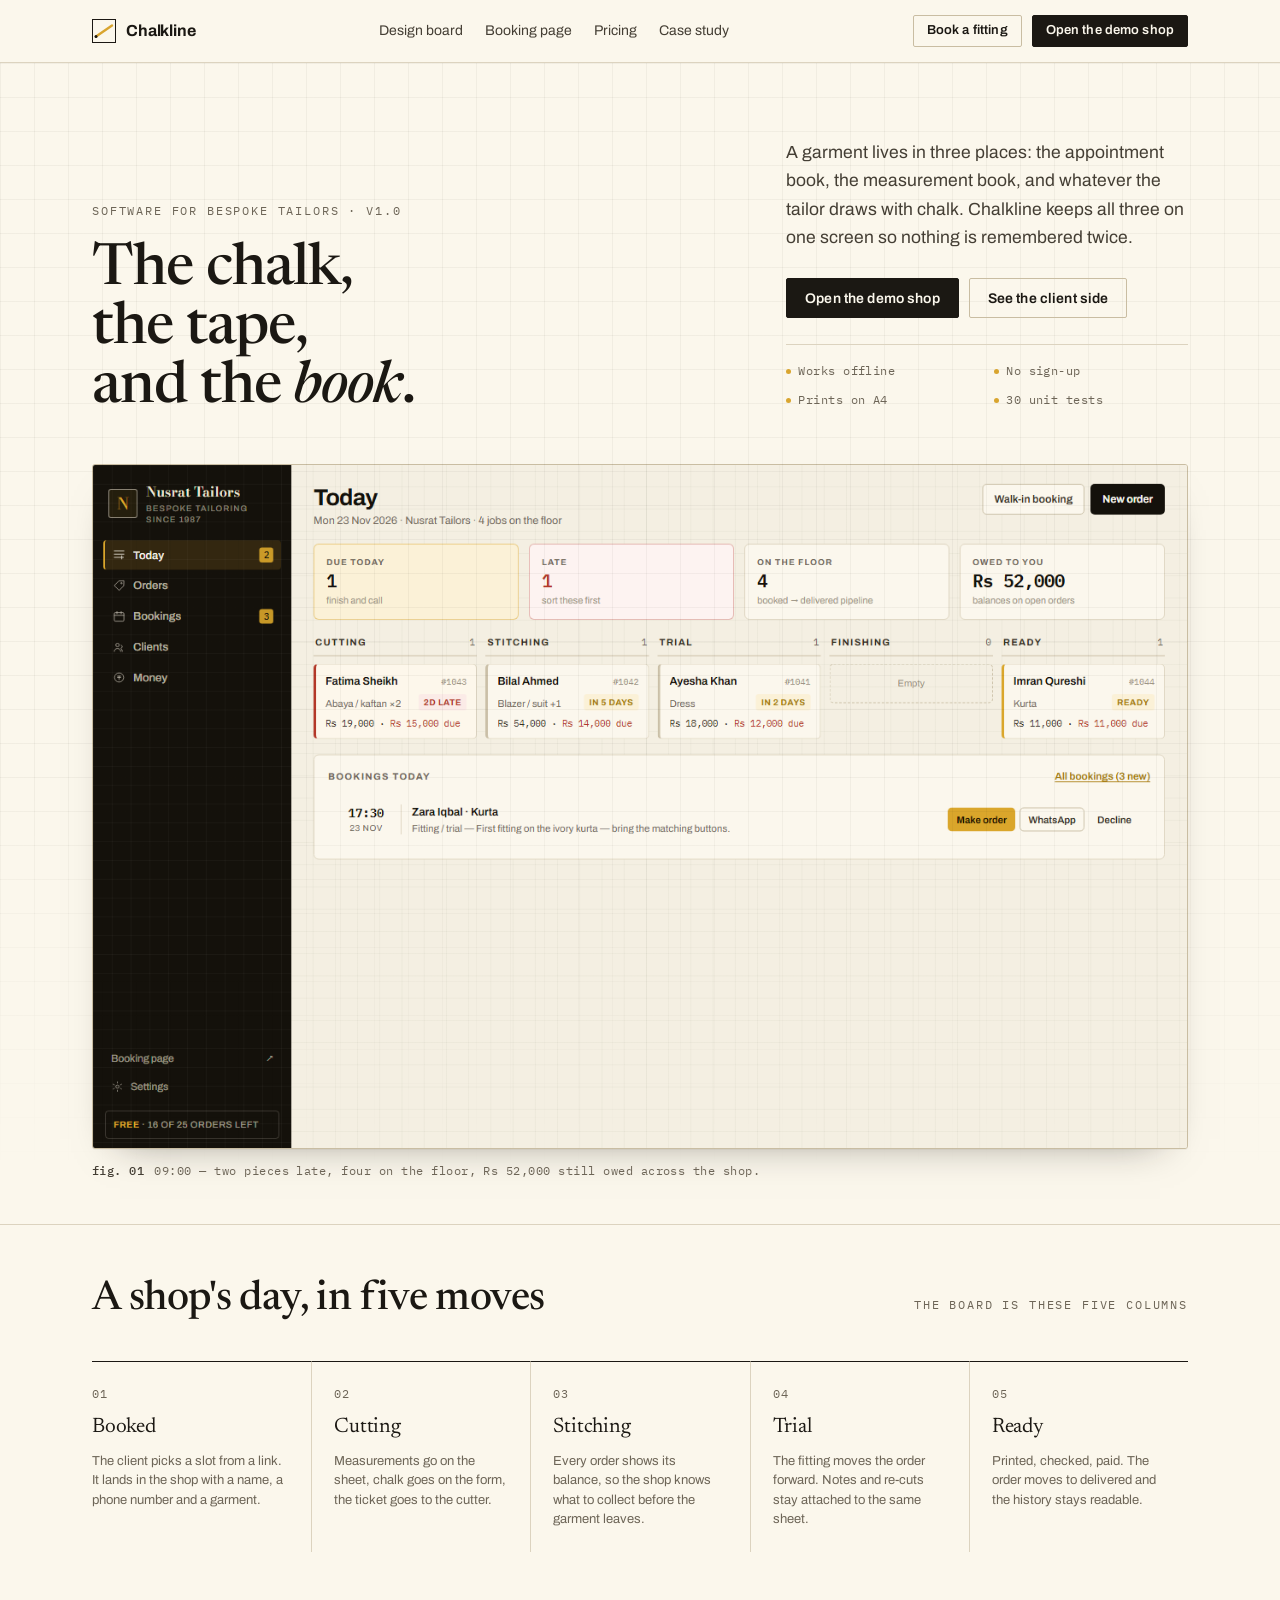
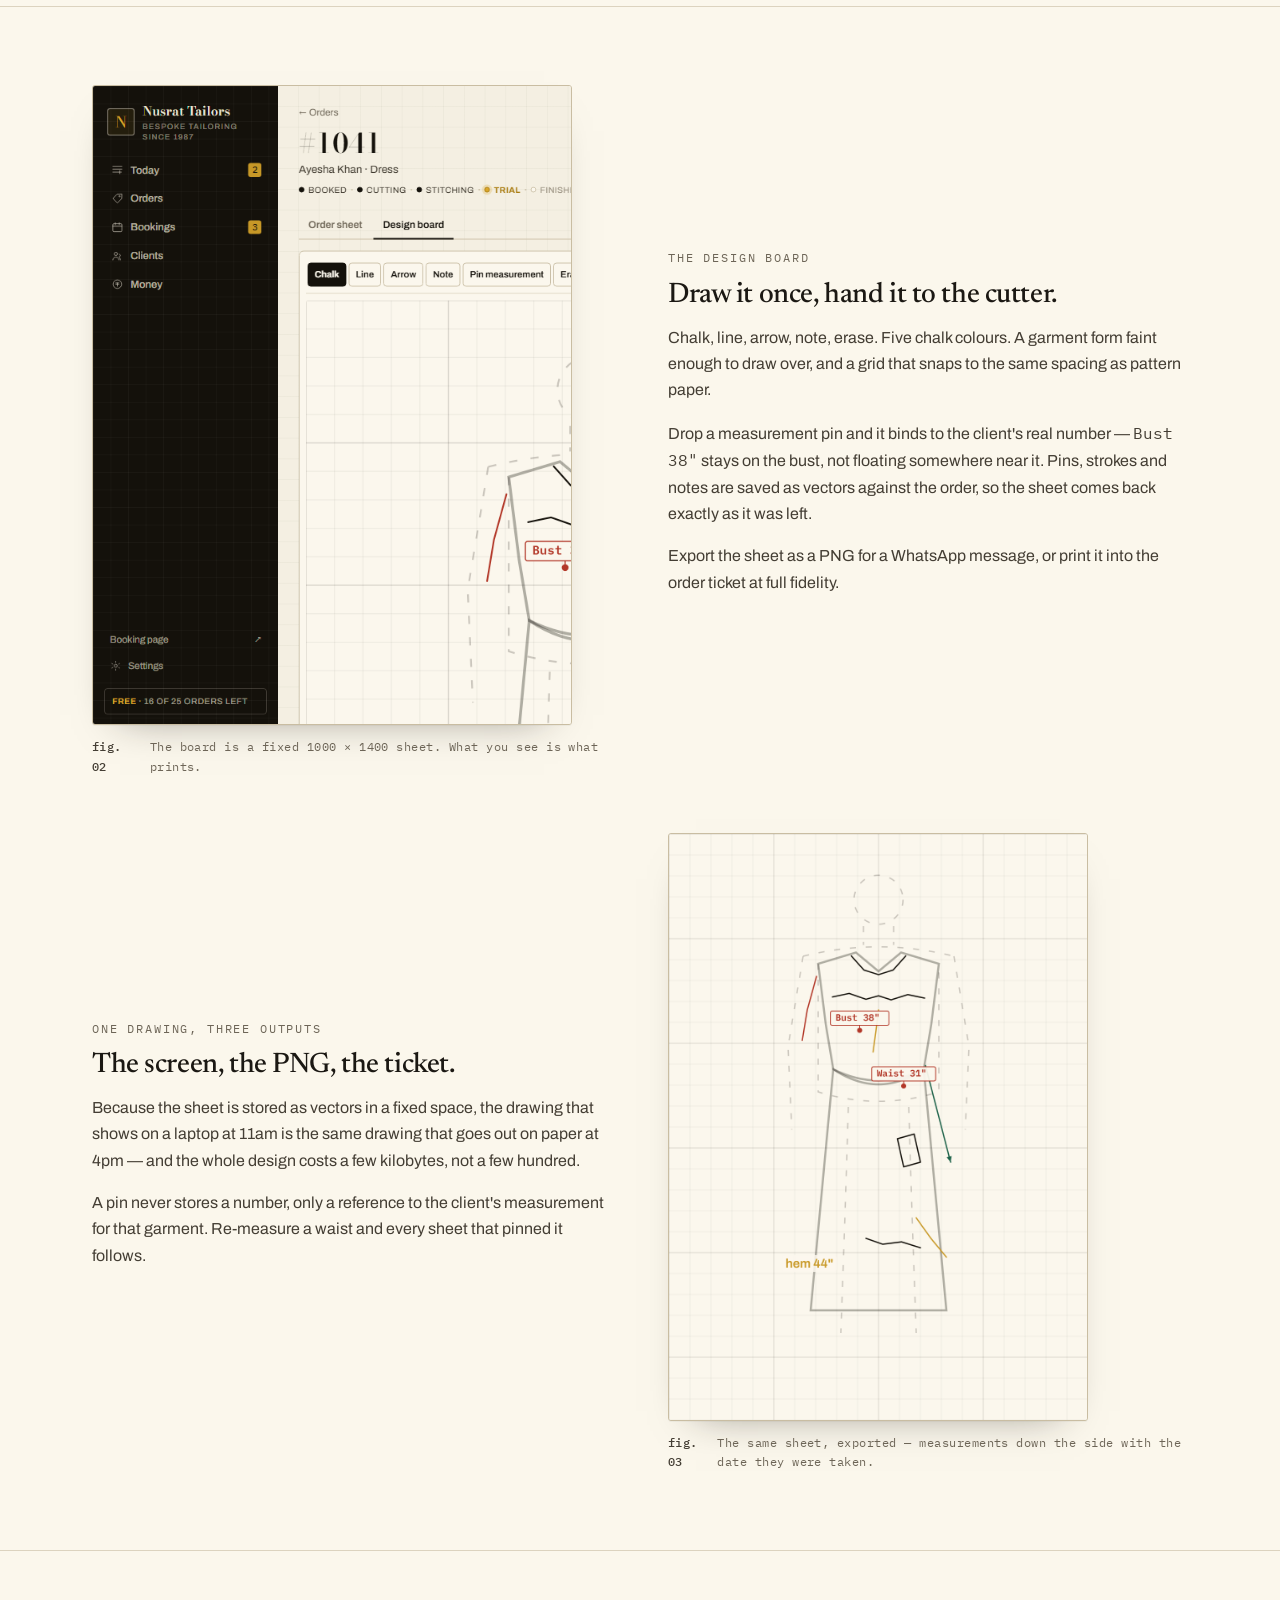
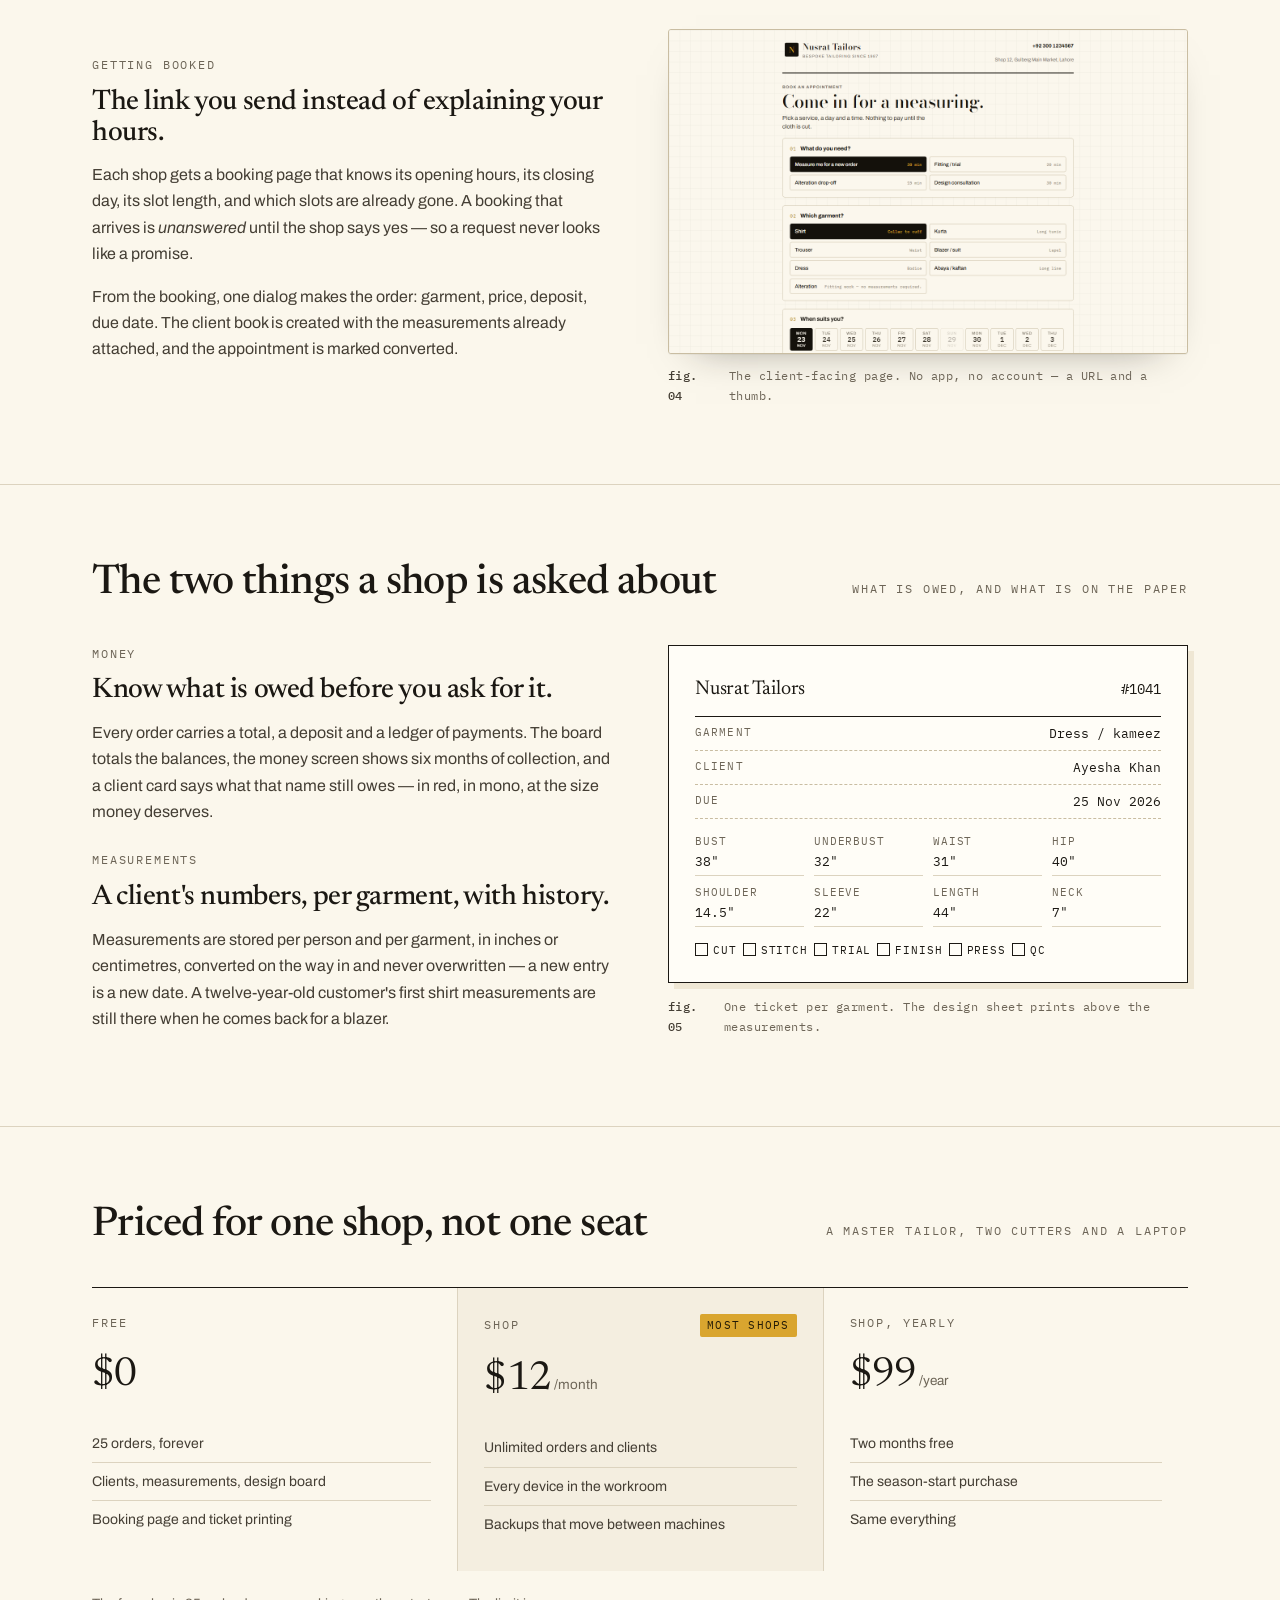
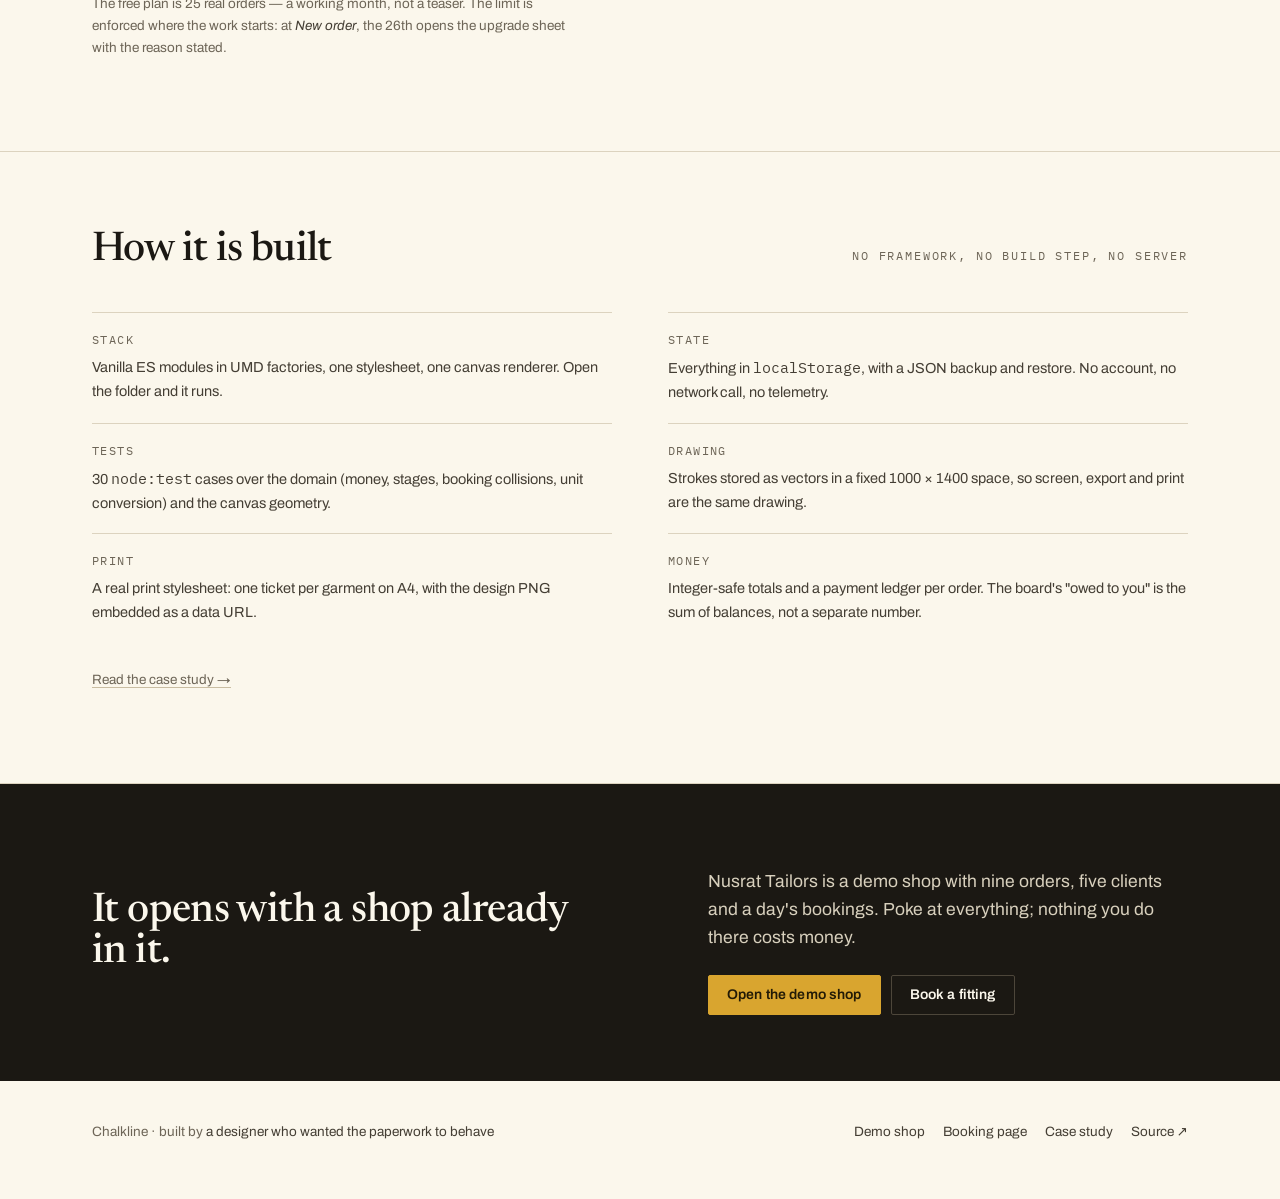
<file: index.html>
<!doctype html>
<html lang="en">
<head>
<meta charset="utf-8">
<meta name="viewport" content="width=device-width, initial-scale=1">
<title>Chalkline — the workbench for a bespoke tailor</title>
<meta name="description" content="Chalkline is the software a tailoring shop runs on: a booking page that fills itself, a measurement book that never forgets a client, and a pattern-paper design board for the tailor's chalk.">
<meta name="theme-color" content="#fbf7ec">
<meta property="og:title" content="Chalkline — the workbench for a bespoke tailor">
<meta property="og:description" content="Bookings, measurements, orders, money and the tailor's design board — one book, offline, on any laptop in the shop.">
<meta property="og:image" content="shots/today.png">
<link rel="preconnect" href="https://fonts.googleapis.com">
<link rel="preconnect" href="https://fonts.gstatic.com" crossorigin>
<link href="https://fonts.googleapis.com/css2?family=Archivo:wght@400;500;600;700;800&family=IBM+Plex+Mono:wght@400;500;600&family=Newsreader:ital,opsz,wght@0,6..72,400..600;1,6..72,400..600&display=swap" rel="stylesheet">
<link rel="stylesheet" href="landing.css">
<link rel="icon" href="data:image/svg+xml,%3Csvg xmlns='http://www.w3.org/2000/svg' viewBox='0 0 24 24'%3E%3Crect width='24' height='24' fill='%231b1813'/%3E%3Cpath d='M4 17 L20 7' stroke='%23d9a52f' stroke-width='2.2'/%3E%3C/svg%3E">
</head>
<body>

<header class="bar">
  <div class="wrap bar-in">
    <a class="brand" href="index.html" aria-label="Chalkline home">
      <svg width="24" height="24" viewBox="0 0 24 24" aria-hidden="true">
        <rect x="0.5" y="0.5" width="23" height="23" fill="none" stroke="#1b1813"/>
        <path d="M4 17.5 L20 6.5" stroke="#d9a52f" stroke-width="2.4" stroke-linecap="round"/>
        <circle cx="4" cy="17.5" r="1.5" fill="#1b1813"/>
      </svg>
      <b>Chalkline</b>
    </a>
    <nav aria-label="Sections">
      <a href="#board">Design board</a>
      <a href="#booked">Booking page</a>
      <a href="#price">Pricing</a>
      <a href="case.html">Case study</a>
    </nav>
    <div class="act">
      <a class="btn ghost sm" href="book.html">Book a fitting</a>
      <a class="btn sm" href="app.html?demo=1">Open the demo shop</a>
    </div>
  </div>
</header>

<main>

<!-- ---------------------------------------------------------------- hero -->
<section class="hero">
  <div class="wrap">
    <div class="hero-in">
      <div>
        <div class="eyebrow">Software for bespoke tailors · v1.0</div>
        <h1 class="display" style="margin-top:20px">The chalk,<br>the tape,<br>and the <i>book</i>.</h1>
      </div>
      <div class="hero-side">
        <p class="lede">A garment lives in three places: the appointment book, the measurement book, and whatever the tailor draws with chalk. Chalkline keeps all three on one screen so nothing is remembered twice.</p>
        <div class="hero-acts">
          <a class="btn" href="app.html?demo=1">Open the demo shop</a>
          <a class="btn ghost" href="book.html">See the client side</a>
        </div>
        <div class="hero-meta">
          <span><i></i>Works offline</span>
          <span><i></i>No sign-up</span>
          <span><i></i>Prints on A4</span>
          <span><i></i>30 unit tests</span>
        </div>
      </div>
    </div>
    <figure class="shot-hero" style="padding-bottom:44px">
      <div class="shot shot-16x10">
        <img src="shots/today.png" alt="The Chalkline board: due today, late, on the floor, owed to you, then five stage columns from Cutting to Ready.">
      </div>
      <figcaption><b>fig. 01</b> 09:00 — two pieces late, four on the floor, Rs 52,000 still owed across the shop.</figcaption>
    </figure>
  </div>
</section>

<!-- ---------------------------------------------------------------- steps -->
<section class="section tight">
  <div class="wrap">
    <div class="section-head">
      <h2 class="display">A shop's day, in five moves</h2>
      <div class="eyebrow">The board is these five columns</div>
    </div>
    <div class="steps">
      <div class="step">
        <div class="n">01</div>
        <div class="t">Booked</div>
        <p>The client picks a slot from a link. It lands in the shop with a name, a phone number and a garment.</p>
      </div>
      <div class="step">
        <div class="n">02</div>
        <div class="t">Cutting</div>
        <p>Measurements go on the sheet, chalk goes on the form, the ticket goes to the cutter.</p>
      </div>
      <div class="step">
        <div class="n">03</div>
        <div class="t">Stitching</div>
        <p>Every order shows its balance, so the shop knows what to collect before the garment leaves.</p>
      </div>
      <div class="step">
        <div class="n">04</div>
        <div class="t">Trial</div>
        <p>The fitting moves the order forward. Notes and re-cuts stay attached to the same sheet.</p>
      </div>
      <div class="step">
        <div class="n">05</div>
        <div class="t">Ready</div>
        <p>Printed, checked, paid. The order moves to delivered and the history stays readable.</p>
      </div>
    </div>
  </div>
</section>

<!-- ---------------------------------------------------------------- board -->
<section class="section" id="board">
  <div class="wrap">
    <div class="split">
      <figure>
        <div class="shot" style="aspect-ratio:3/4;max-height:640px">
          <img src="shots/board.png" alt="The design board: a chalk sketch over a dress form, red measurement pins saying Bust 38 inches and Waist 31 inches, and a palette of five chalk colours.">
        </div>
        <figcaption><b>fig. 02</b> The board is a fixed 1000 × 1400 sheet. What you see is what prints.</figcaption>
      </figure>
      <div class="split-body">
        <div class="eyebrow">The design board</div>
        <h3 class="display" style="margin-top:12px">Draw it once, hand it to the cutter.</h3>
        <p>Chalk, line, arrow, note, erase. Five chalk colours. A garment form faint enough to draw over, and a grid that snaps to the same spacing as pattern paper.</p>
        <p>Drop a measurement pin and it binds to the client's real number — <span class="mono">Bust 38"</span> stays on the bust, not floating somewhere near it. Pins, strokes and notes are saved as vectors against the order, so the sheet comes back exactly as it was left.</p>
        <p>Export the sheet as a PNG for a WhatsApp message, or print it into the order ticket at full fidelity.</p>
      </div>
    </div>

    <div class="split flip" style="margin-top:56px">
      <figure>
        <div class="shot shot-tall" style="aspect-ratio:5/7;max-width:420px">
          <img src="shots/sheet.png" alt="An exported Chalkline design sheet: the dress form, the chalk marks, two measurement pins and a column of the client's eight measurements.">
        </div>
        <figcaption><b>fig. 03</b> The same sheet, exported — measurements down the side with the date they were taken.</figcaption>
      </figure>
      <div class="split-body">
        <div class="eyebrow">One drawing, three outputs</div>
        <h3 class="display" style="margin-top:12px">The screen, the PNG, the ticket.</h3>
        <p>Because the sheet is stored as vectors in a fixed space, the drawing that shows on a laptop at 11am is the same drawing that goes out on paper at 4pm — and the whole design costs a few kilobytes, not a few hundred.</p>
        <p>A pin never stores a number, only a reference to the client's measurement for that garment. Re-measure a waist and every sheet that pinned it follows.</p>
      </div>
    </div>
  </div>
</section>

<!-- ---------------------------------------------------------------- booking -->
<section class="section" id="booked">
  <div class="wrap">
    <div class="split flip">
      <figure>
        <div class="shot shot-16x10">
          <img src="shots/booking.png" alt="The public booking page for Nusrat Tailors: choose a service, a day and a time, then leave a name and phone number.">
        </div>
        <figcaption><b>fig. 04</b> The client-facing page. No app, no account — a URL and a thumb.</figcaption>
      </figure>
      <div class="split-body">
        <div class="eyebrow">Getting booked</div>
        <h3 class="display" style="margin-top:12px">The link you send instead of explaining your hours.</h3>
        <p>Each shop gets a booking page that knows its opening hours, its closing day, its slot length, and which slots are already gone. A booking that arrives is <em class="soft">unanswered</em> until the shop says yes — so a request never looks like a promise.</p>
        <p>From the booking, one dialog makes the order: garment, price, deposit, due date. The client book is created with the measurements already attached, and the appointment is marked converted.</p>
      </div>
    </div>
  </div>
</section>

<!-- ---------------------------------------------------------------- money + ticket -->
<section class="section">
  <div class="wrap">
    <div class="section-head">
      <h2 class="display">The two things a shop is asked about</h2>
      <div class="eyebrow">What is owed, and what is on the paper</div>
    </div>
    <div class="split" style="align-items:start">
      <div class="split-body">
        <div class="eyebrow">Money</div>
        <h3 class="display" style="margin-top:12px">Know what is owed before you ask for it.</h3>
        <p>Every order carries a total, a deposit and a ledger of payments. The board totals the balances, the money screen shows six months of collection, and a client card says what that name still owes — in red, in mono, at the size money deserves.</p>
        <p style="margin-top:26px"></p>
        <div class="eyebrow">Measurements</div>
        <h3 class="display" style="margin-top:12px">A client's numbers, per garment, with history.</h3>
        <p>Measurements are stored per person and per garment, in inches or centimetres, converted on the way in and never overwritten — a new entry is a new date. A twelve-year-old customer's first shirt measurements are still there when he comes back for a blazer.</p>
      </div>
      <div>
        <div class="ticket" role="img" aria-label="Sample printed order ticket">
          <div class="tk-top">
            <div class="tk-shop">Nusrat Tailors</div>
            <div class="tk-no">#1041</div>
          </div>
          <div class="tk-row"><span>Garment</span><span>Dress / kameez</span></div>
          <div class="tk-row"><span>Client</span><span>Ayesha Khan</span></div>
          <div class="tk-row"><span>Due</span><span>25 Nov 2026</span></div>
          <div class="tk-grid">
            <div><small>Bust</small>38"</div>
            <div><small>Underbust</small>32"</div>
            <div><small>Waist</small>31"</div>
            <div><small>Hip</small>40"</div>
            <div><small>Shoulder</small>14.5"</div>
            <div><small>Sleeve</small>22"</div>
            <div><small>Length</small>44"</div>
            <div><small>Neck</small>7"</div>
          </div>
          <div class="tk-boxes">
            <span><i></i>CUT</span><span><i></i>STITCH</span><span><i></i>TRIAL</span><span><i></i>FINISH</span><span><i></i>PRESS</span><span><i></i>QC</span>
          </div>
        </div>
        <figcaption style="margin-top:14px"><b>fig. 05</b> One ticket per garment. The design sheet prints above the measurements.</figcaption>
      </div>
    </div>
  </div>
</section>

<!-- ---------------------------------------------------------------- pricing -->
<section class="section" id="price">
  <div class="wrap">
    <div class="section-head">
      <h2 class="display">Priced for one shop, not one seat</h2>
      <div class="eyebrow">A master tailor, two cutters and a laptop</div>
    </div>
    <div class="plans">
      <div class="plan">
        <div class="eyebrow">Free</div>
        <div class="price">$0</div>
        <ul>
          <li>25 orders, forever</li>
          <li>Clients, measurements, design board</li>
          <li>Booking page and ticket printing</li>
        </ul>
      </div>
      <div class="plan pick">
        <div style="display:flex;justify-content:space-between;align-items:center"><div class="eyebrow">Shop</div><span class="badge">Most shops</span></div>
        <div class="price">$12<small> /month</small></div>
        <ul>
          <li>Unlimited orders and clients</li>
          <li>Every device in the workroom</li>
          <li>Backups that move between machines</li>
        </ul>
      </div>
      <div class="plan">
        <div class="eyebrow">Shop, yearly</div>
        <div class="price">$99<small> /year</small></div>
        <ul>
          <li>Two months free</li>
          <li>The season-start purchase</li>
          <li>Same everything</li>
        </ul>
      </div>
    </div>
    <p class="small" style="margin-top:22px;max-width:60ch">The free plan is 25 real orders — a working month, not a teaser. The limit is enforced where the work starts: at <em class="soft">New order</em>, the 26th opens the upgrade sheet with the reason stated.</p>
  </div>
</section>

<!-- ---------------------------------------------------------------- build -->
<section class="section">
  <div class="wrap">
    <div class="section-head">
      <h2 class="display">How it is built</h2>
      <div class="eyebrow">No framework, no build step, no server</div>
    </div>
    <dl class="build">
      <div><dt>Stack</dt><dd>Vanilla ES modules in UMD factories, one stylesheet, one canvas renderer. Open the folder and it runs.</dd></div>
      <div><dt>State</dt><dd>Everything in <span class="mono">localStorage</span>, with a JSON backup and restore. No account, no network call, no telemetry.</dd></div>
      <div><dt>Tests</dt><dd>30 <span class="mono">node:test</span> cases over the domain (money, stages, booking collisions, unit conversion) and the canvas geometry.</dd></div>
      <div><dt>Drawing</dt><dd>Strokes stored as vectors in a fixed 1000 × 1400 space, so screen, export and print are the same drawing.</dd></div>
      <div><dt>Print</dt><dd>A real print stylesheet: one ticket per garment on A4, with the design PNG embedded as a data URL.</dd></div>
      <div><dt>Money</dt><dd>Integer-safe totals and a payment ledger per order. The board's "owed to you" is the sum of balances, not a separate number.</dd></div>
    </dl>
    <p class="small" style="margin-top:26px"><a href="case.html" style="border-bottom:1px solid var(--line-2)">Read the case study →</a></p>
  </div>
</section>

<!-- ---------------------------------------------------------------- band -->
<section class="band">
  <div class="wrap" style="display:grid;grid-template-columns:1.2fr 1fr;gap:40px;align-items:center">
    <div>
      <h2 class="display">It opens with a shop already in it.</h2>
    </div>
    <div>
      <p class="lede" style="margin-bottom:22px">Nusrat Tailors is a demo shop with nine orders, five clients and a day's bookings. Poke at everything; nothing you do there costs money.</p>
      <div class="hero-acts">
        <a class="btn" href="app.html?demo=1">Open the demo shop</a>
        <a class="btn ghost" href="book.html">Book a fitting</a>
      </div>
    </div>
  </div>
</section>

<footer class="foot">
  <div class="wrap" style="display:flex;flex-wrap:wrap;gap:20px 40px;justify-content:space-between;width:100%">
    <div>Chalkline · built by <a href="case.html">a designer who wanted the paperwork to behave</a></div>
    <div class="links">
      <a href="app.html?demo=1">Demo shop</a>
      <a href="book.html">Booking page</a>
      <a href="case.html">Case study</a>
      <a href="https://github.com/Faithmanex/chalkline" target="_blank" rel="noopener">Source ↗</a>
    </div>
  </div>
</footer>

</main>
</body>
</html>
</file>
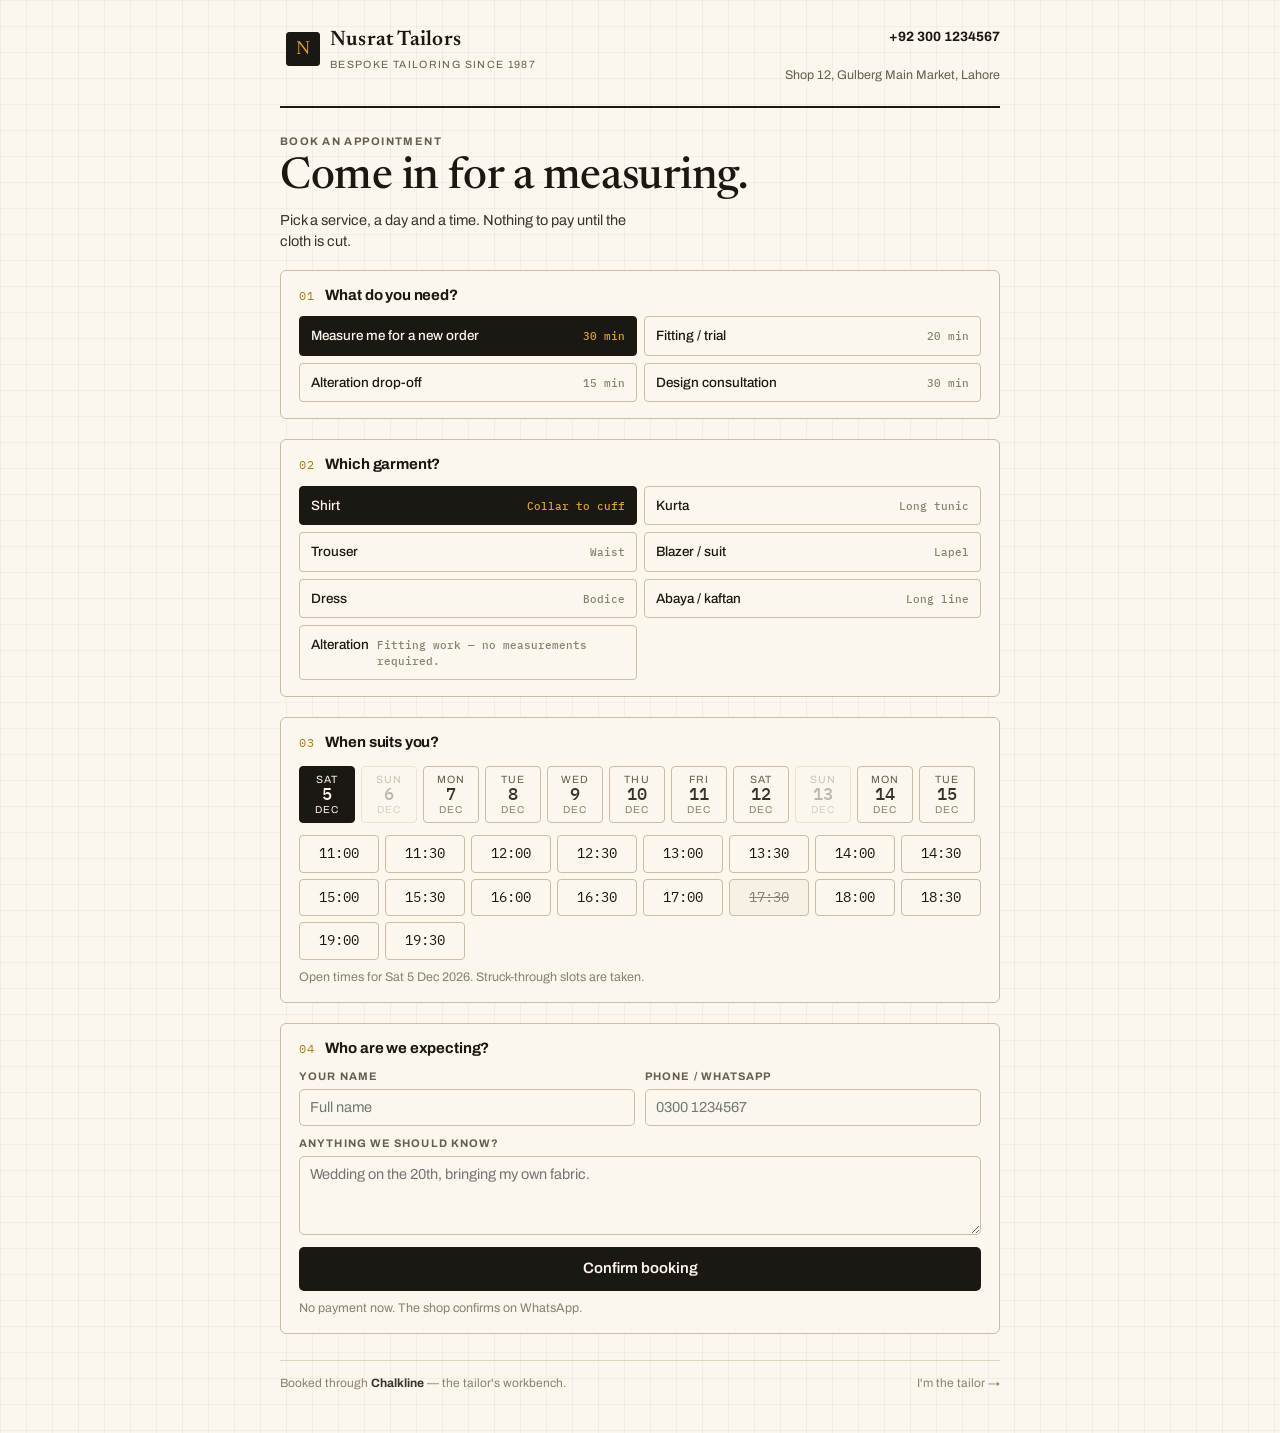
<file: book.html>
<!doctype html>
<html lang="en">
<head>
<meta charset="utf-8">
<meta name="viewport" content="width=device-width, initial-scale=1">
<title>Book a fitting — Chalkline</title>
<meta name="description" content="Book a measuring, fitting or alteration slot with your tailor. Pick a time, leave your number, done.">
<link rel="preconnect" href="https://fonts.googleapis.com">
<link rel="preconnect" href="https://fonts.gstatic.com" crossorigin>
<link href="https://fonts.googleapis.com/css2?family=Archivo:wght@400;500;600;700;800&family=IBM+Plex+Mono:wght@400;500;600&family=Newsreader:ital,opsz,wght@0,6..72,400..600;1,6..72,400..600&display=swap" rel="stylesheet">
<link rel="stylesheet" href="styles.css">
</head>
<body class="booking-page">
<main class="book-wrap">
  <header class="book-head">
    <a class="brand brand-dark" href="app.html">
      <span class="monogram" id="book-monogram">C</span>
      <span class="brand-text"><b id="book-shop">Chalkline</b><small id="book-tag">Bespoke tailoring</small></span>
    </a>
    <div class="book-contact" id="book-contact"></div>
  </header>

  <section class="book-intro">
    <p class="micro">Book an appointment</p>
    <h1 id="book-title">Come in for a measuring.</h1>
    <p class="lede" id="book-lede">Pick a service, a day and a time. We keep the tape and the chai ready.</p>
  </section>

  <form id="book-form" class="book-form" novalidate>
    <section class="book-section">
      <div class="book-step"><span class="step-n">01</span><h2>What do you need?</h2></div>
      <div class="service-grid" id="service-grid"></div>
    </section>

    <section class="book-section">
      <div class="book-step"><span class="step-n">02</span><h2>Which garment?</h2></div>
      <div class="garment-grid" id="garment-grid"></div>
    </section>

    <section class="book-section">
      <div class="book-step"><span class="step-n">03</span><h2>When suits you?</h2></div>
      <div class="day-strip" id="day-strip" role="group" aria-label="Pick a day"></div>
      <div class="slot-grid" id="slot-grid" role="group" aria-label="Pick a time"></div>
      <p class="book-hint" id="slot-hint">Pick a day to see open times.</p>
    </section>

    <section class="book-section">
      <div class="book-step"><span class="step-n">04</span><h2>Who are we expecting?</h2></div>
      <div class="book-fields">
        <label class="label">Your name<input class="input" name="name" autocomplete="name" placeholder="Full name" required></label>
        <label class="label">Phone / WhatsApp<input class="input" name="phone" type="tel" autocomplete="tel" placeholder="0300 1234567" required></label>
        <label class="label">Anything we should know?<textarea class="input" name="notes" rows="3" placeholder="Wedding on the 20th, bringing my own fabric."></textarea></label>
      </div>
      <p class="book-error" id="book-error" hidden></p>
      <button class="btn primary book-submit" type="submit" id="book-submit">Confirm booking</button>
      <p class="book-hint">No payment now. The shop confirms on WhatsApp.</p>
    </section>
  </form>

  <section class="book-success" id="book-success" hidden></section>

  <footer class="book-foot">
    <span>Booked through <b>Chalkline</b> — the tailor's workbench.</span>
    <a href="app.html">I'm the tailor →</a>
  </footer>
</main>
<script src="domain.js"></script>
<script src="booking.js"></script>
</body>
</html>
</file>
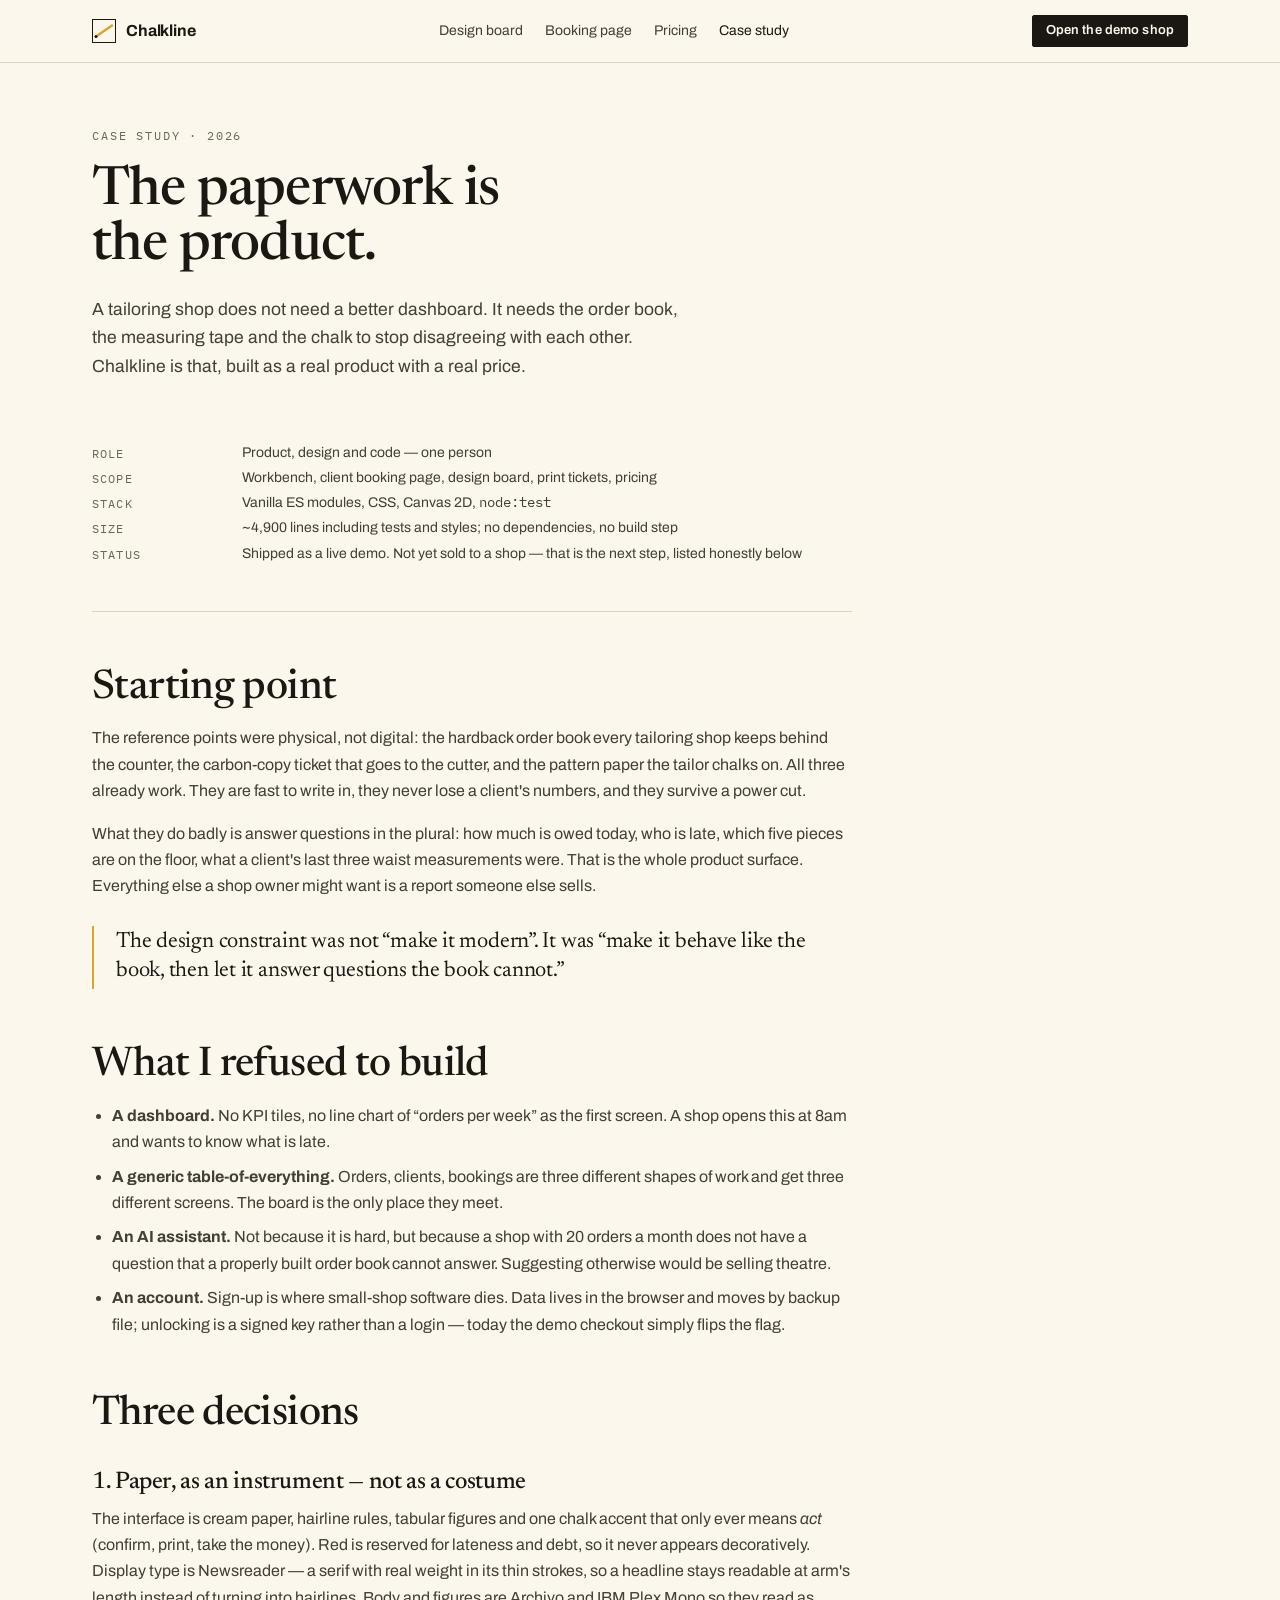
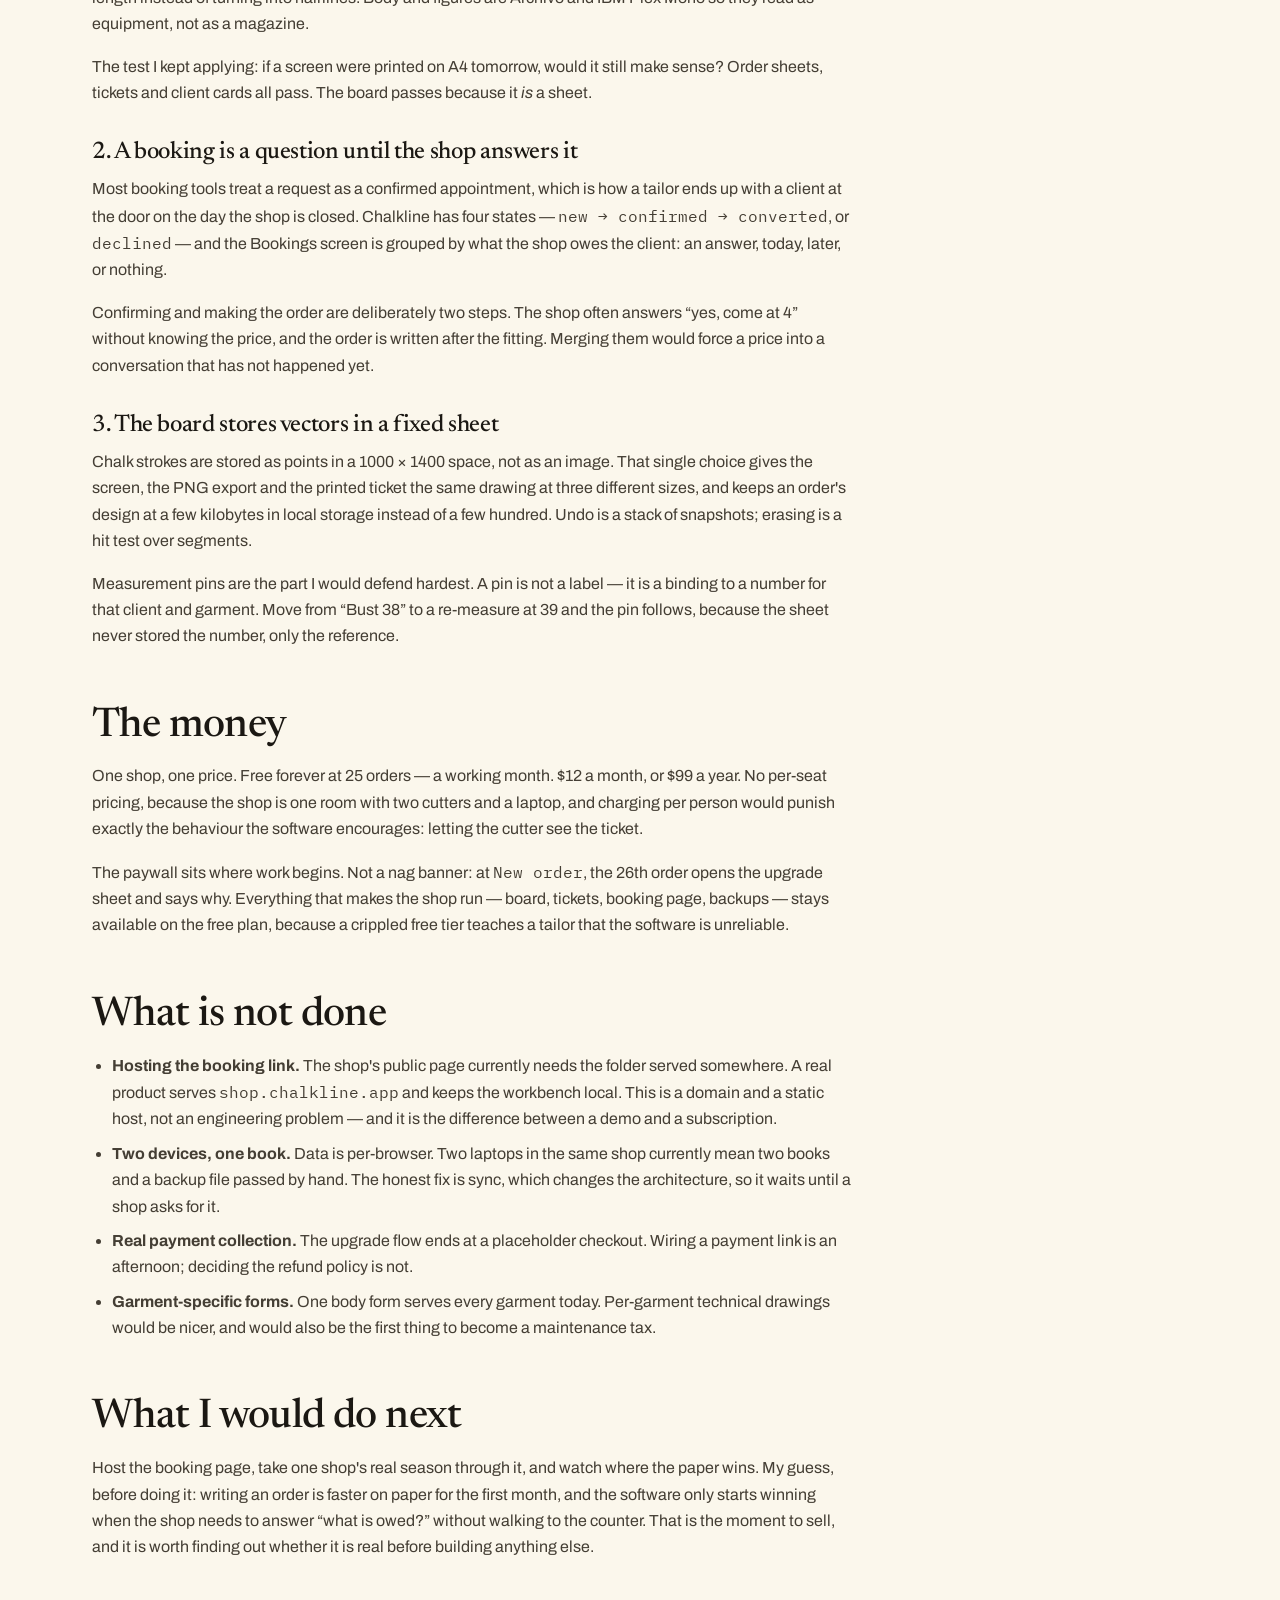
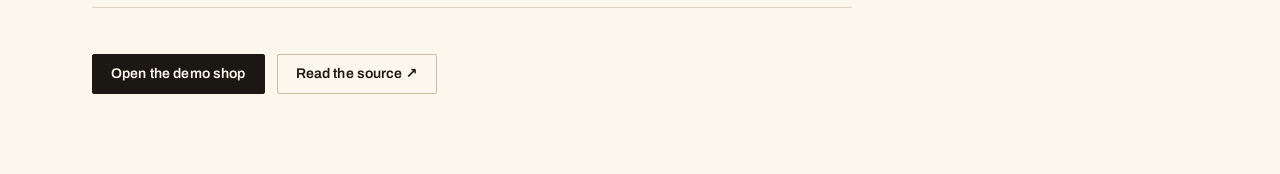
<file: case.html>
<!doctype html>
<html lang="en">
<head>
<meta charset="utf-8">
<meta name="viewport" content="width=device-width, initial-scale=1">
<title>Case study — Chalkline</title>
<meta name="description" content="How Chalkline was designed: the paperwork metaphor, why a booking is a question until the shop answers it, and why the design board stores vectors instead of pixels.">
<meta name="theme-color" content="#fbf7ec">
<link rel="preconnect" href="https://fonts.googleapis.com">
<link rel="preconnect" href="https://fonts.gstatic.com" crossorigin>
<link href="https://fonts.googleapis.com/css2?family=Archivo:wght@400;500;600;700;800&family=IBM+Plex+Mono:wght@400;500;600&family=Newsreader:ital,opsz,wght@0,6..72,400..600;1,6..72,400..600&display=swap" rel="stylesheet">
<link rel="stylesheet" href="landing.css">
<link rel="icon" href="data:image/svg+xml,%3Csvg xmlns='http://www.w3.org/2000/svg' viewBox='0 0 24 24'%3E%3Crect width='24' height='24' fill='%231b1813'/%3E%3Cpath d='M4 17 L20 7' stroke='%23d9a52f' stroke-width='2.2'/%3E%3C/svg%3E">
</head>
<body>

<header class="bar">
  <div class="wrap bar-in">
    <a class="brand" href="index.html" aria-label="Chalkline home">
      <svg width="24" height="24" viewBox="0 0 24 24" aria-hidden="true">
        <rect x="0.5" y="0.5" width="23" height="23" fill="none" stroke="#1b1813"/>
        <path d="M4 17.5 L20 6.5" stroke="#d9a52f" stroke-width="2.4" stroke-linecap="round"/>
        <circle cx="4" cy="17.5" r="1.5" fill="#1b1813"/>
      </svg>
      <b>Chalkline</b>
    </a>
    <nav aria-label="Sections">
      <a href="index.html#board">Design board</a>
      <a href="index.html#booked">Booking page</a>
      <a href="index.html#price">Pricing</a>
      <a href="case.html" style="color:var(--ink)">Case study</a>
    </nav>
    <div class="act">
      <a class="btn sm" href="app.html?demo=1">Open the demo shop</a>
    </div>
  </div>
</header>

<main class="wrap">
  <article class="doc">

    <section style="padding:64px 0 8px">
      <div class="eyebrow">Case study · 2026</div>
      <h1 class="display" style="margin-top:18px;font-size:clamp(34px,4.3vw,54px)">The paperwork is<br>the product.</h1>
      <p class="lede" style="margin-top:22px;max-width:60ch">A tailoring shop does not need a better dashboard. It needs the order book, the measuring tape and the chalk to stop disagreeing with each other. Chalkline is that, built as a real product with a real price.</p>
    </section>

    <dl class="kv" style="margin-top:36px">
      <dt>Role</dt><dd>Product, design and code — one person</dd>
      <dt>Scope</dt><dd>Workbench, client booking page, design board, print tickets, pricing</dd>
      <dt>Stack</dt><dd>Vanilla ES modules, CSS, Canvas 2D, <span class="mono">node:test</span></dd>
      <dt>Size</dt><dd>~4,900 lines including tests and styles; no dependencies, no build step</dd>
      <dt>Status</dt><dd>Shipped as a live demo. Not yet sold to a shop — that is the next step, listed honestly below</dd>
    </dl>

    <hr>

    <h2 class="display">Starting point</h2>
    <p>The reference points were physical, not digital: the hardback order book every tailoring shop keeps behind the counter, the carbon-copy ticket that goes to the cutter, and the pattern paper the tailor chalks on. All three already work. They are fast to write in, they never lose a client's numbers, and they survive a power cut.</p>
    <p>What they do badly is answer questions in the plural: how much is owed today, who is late, which five pieces are on the floor, what a client's last three waist measurements were. That is the whole product surface. Everything else a shop owner might want is a report someone else sells.</p>

    <blockquote>The design constraint was not “make it modern”. It was “make it behave like the book, then let it answer questions the book cannot.”</blockquote>

    <h2 class="display">What I refused to build</h2>
    <ul>
      <li><strong>A dashboard.</strong> No KPI tiles, no line chart of “orders per week” as the first screen. A shop opens this at 8am and wants to know what is late.</li>
      <li><strong>A generic table-of-everything.</strong> Orders, clients, bookings are three different shapes of work and get three different screens. The board is the only place they meet.</li>
      <li><strong>An AI assistant.</strong> Not because it is hard, but because a shop with 20 orders a month does not have a question that a properly built order book cannot answer. Suggesting otherwise would be selling theatre.</li>
      <li><strong>An account.</strong> Sign-up is where small-shop software dies. Data lives in the browser and moves by backup file; unlocking is a signed key rather than a login — today the demo checkout simply flips the flag.</li>
    </ul>

    <h2 class="display">Three decisions</h2>

    <h3 class="display" style="font-size:24px">1. Paper, as an instrument — not as a costume</h3>
    <p>The interface is cream paper, hairline rules, tabular figures and one chalk accent that only ever means <em class="soft">act</em> (confirm, print, take the money). Red is reserved for lateness and debt, so it never appears decoratively. Display type is Newsreader — a serif with real weight in its thin strokes, so a headline stays readable at arm's length instead of turning into hairlines. Body and figures are Archivo and IBM Plex Mono so they read as equipment, not as a magazine.</p>
    <p>The test I kept applying: if a screen were printed on A4 tomorrow, would it still make sense? Order sheets, tickets and client cards all pass. The board passes because it <em class="soft">is</em> a sheet.</p>

    <h3 class="display" style="font-size:24px">2. A booking is a question until the shop answers it</h3>
    <p>Most booking tools treat a request as a confirmed appointment, which is how a tailor ends up with a client at the door on the day the shop is closed. Chalkline has four states — <span class="mono">new → confirmed → converted</span>, or <span class="mono">declined</span> — and the Bookings screen is grouped by what the shop owes the client: an answer, today, later, or nothing.</p>
    <p>Confirming and making the order are deliberately two steps. The shop often answers “yes, come at 4” without knowing the price, and the order is written after the fitting. Merging them would force a price into a conversation that has not happened yet.</p>

    <h3 class="display" style="font-size:24px">3. The board stores vectors in a fixed sheet</h3>
    <p>Chalk strokes are stored as points in a 1000 × 1400 space, not as an image. That single choice gives the screen, the PNG export and the printed ticket the same drawing at three different sizes, and keeps an order's design at a few kilobytes in local storage instead of a few hundred. Undo is a stack of snapshots; erasing is a hit test over segments.</p>
    <p>Measurement pins are the part I would defend hardest. A pin is not a label — it is a binding to a number for that client and garment. Move from “Bust 38” to a re-measure at 39 and the pin follows, because the sheet never stored the number, only the reference.</p>

    <h2 class="display">The money</h2>
    <p>One shop, one price. Free forever at 25 orders — a working month. $12 a month, or $99 a year. No per-seat pricing, because the shop is one room with two cutters and a laptop, and charging per person would punish exactly the behaviour the software encourages: letting the cutter see the ticket.</p>
    <p>The paywall sits where work begins. Not a nag banner: at <span class="mono">New order</span>, the 26th order opens the upgrade sheet and says why. Everything that makes the shop run — board, tickets, booking page, backups — stays available on the free plan, because a crippled free tier teaches a tailor that the software is unreliable.</p>

    <h2 class="display">What is not done</h2>
    <ul>
      <li><strong>Hosting the booking link.</strong> The shop's public page currently needs the folder served somewhere. A real product serves <span class="mono">shop.chalkline.app</span> and keeps the workbench local. This is a domain and a static host, not an engineering problem — and it is the difference between a demo and a subscription.</li>
      <li><strong>Two devices, one book.</strong> Data is per-browser. Two laptops in the same shop currently mean two books and a backup file passed by hand. The honest fix is sync, which changes the architecture, so it waits until a shop asks for it.</li>
      <li><strong>Real payment collection.</strong> The upgrade flow ends at a placeholder checkout. Wiring a payment link is an afternoon; deciding the refund policy is not.</li>
      <li><strong>Garment-specific forms.</strong> One body form serves every garment today. Per-garment technical drawings would be nicer, and would also be the first thing to become a maintenance tax.</li>
    </ul>

    <h2 class="display">What I would do next</h2>
    <p>Host the booking page, take one shop's real season through it, and watch where the paper wins. My guess, before doing it: writing an order is faster on paper for the first month, and the software only starts winning when the shop needs to answer “what is owed?” without walking to the counter. That is the moment to sell, and it is worth finding out whether it is real before building anything else.</p>

    <hr>

    <div style="display:flex;flex-wrap:wrap;gap:12px;padding-bottom:80px">
      <a class="btn" href="app.html?demo=1">Open the demo shop</a>
      <a class="btn ghost" href="https://github.com/Faithmanex/chalkline" target="_blank" rel="noopener">Read the source ↗</a>
    </div>

  </article>
</main>

</body>
</html>
</file>
<file: landing.css>
/* Chalkline — marketing + case study pages.
   Paper, ink, hairline rules, one chalk accent. No cards unless a card is the point. */

:root {
  --paper: #fbf7ec;
  --paper-2: #f4eee0;
  --paper-3: #efe7d4;
  --ink: #1b1813;
  --ink-2: #443e34;
  --muted: #6d6557;
  --line: #dcd3bf;
  --line-2: #c9bda2;
  --chalk: #d9a52f;
  --chalk-soft: #faeecd;
  --thread: #b23a2c;
  --stitch: #22624a;
  --display: "Newsreader", "Iowan Old Style", Georgia, serif;
  --sans: "Archivo", system-ui, -apple-system, "Segoe UI", sans-serif;
  --mono: "IBM Plex Mono", ui-monospace, "SFMono-Regular", Menlo, monospace;
  --max: 1160px;
  --gutter: 32px;
}

* { box-sizing: border-box; }

html { -webkit-text-size-adjust: 100%; }

body {
  margin: 0;
  background: var(--paper);
  color: var(--ink);
  font-family: var(--sans);
  font-size: 16px;
  line-height: 1.65;
  -webkit-font-smoothing: antialiased;
  text-rendering: optimizeLegibility;
}

a { color: inherit; text-decoration: none; }
a:hover { color: var(--ink); }
img { display: block; max-width: 100%; }

.wrap { max-width: var(--max); margin: 0 auto; padding: 0 var(--gutter); }

/* ------------------------------------------------------------------ type */

.display {
  font-family: var(--display);
  font-weight: 500;
  letter-spacing: -0.015em;
  line-height: 1.02;
  margin: 0;
}
h1.display { font-size: clamp(38px, 4.6vw, 58px); }
h2.display { font-size: clamp(28px, 3.2vw, 42px); }
h3.display { font-size: clamp(22px, 2.2vw, 29px); line-height: 1.08; }

.eyebrow {
  font-family: var(--mono);
  font-size: 11.5px;
  letter-spacing: 0.16em;
  text-transform: uppercase;
  color: var(--muted);
}

.lede { font-size: 17.5px; line-height: 1.62; color: var(--ink-2); }
.small { font-size: 13.5px; color: var(--muted); }
.mono { font-family: var(--mono); font-variant-numeric: tabular-nums; }
em.soft { font-style: italic; color: var(--ink-2); }

/* ------------------------------------------------------------------ bar */

.bar {
  position: sticky;
  top: 0;
  z-index: 20;
  background: color-mix(in srgb, var(--paper) 92%, transparent);
  backdrop-filter: saturate(140%) blur(6px);
  border-bottom: 1px solid var(--line);
}
.bar-in {
  display: flex;
  align-items: center;
  justify-content: space-between;
  gap: 18px;
  height: 62px;
}
.brand {
  display: inline-flex;
  align-items: center;
  gap: 10px;
  font-weight: 600;
  letter-spacing: -0.01em;
}
.brand svg { display: block; }
.brand b { font-size: 16px; }
.bar nav {
  display: flex;
  align-items: center;
  gap: 22px;
  font-size: 14px;
  color: var(--ink-2);
}
.bar nav a { position: relative; padding: 4px 0; }
.bar nav a:hover { color: var(--ink); }
.bar nav a::after {
  content: "";
  position: absolute;
  left: 0;
  right: 100%;
  bottom: 0;
  height: 1px;
  background: var(--ink);
  transition: right 0.18s ease;
}
.bar nav a:hover::after { right: 0; }
.bar .act { display: flex; align-items: center; gap: 10px; }

/* ------------------------------------------------------------------ buttons */

.btn {
  display: inline-flex;
  align-items: center;
  justify-content: center;
  gap: 8px;
  height: 40px;
  padding: 0 18px;
  border: 1px solid var(--ink);
  border-radius: 2px;
  background: var(--ink);
  color: var(--paper);
  font-family: var(--sans);
  font-size: 14px;
  font-weight: 600;
  letter-spacing: 0.01em;
  cursor: pointer;
  transition: transform 0.12s ease, background 0.15s ease, color 0.15s ease;
}
.btn:hover { color: var(--paper); transform: translateY(-1px); }
.btn:active { transform: translateY(0); }
.btn.ghost { background: transparent; color: var(--ink); border-color: var(--line-2); }
.btn.ghost:hover { background: var(--paper-2); color: var(--ink); border-color: var(--ink); }
.btn.chalk { background: var(--chalk); border-color: var(--chalk); color: #221a06; }
.btn.chalk:hover { color: #221a06; }
.btn.sm { height: 32px; padding: 0 13px; font-size: 13px; }

/* ------------------------------------------------------------------ hero */

.hero { position: relative; overflow: hidden; border-bottom: 1px solid var(--line); }
.hero::before {
  content: "";
  position: absolute;
  inset: 0;
  background-image:
    linear-gradient(to right, rgba(27, 24, 19, 0.045) 1px, transparent 1px),
    linear-gradient(to bottom, rgba(27, 24, 19, 0.045) 1px, transparent 1px);
  background-size: 34px 34px;
  mask-image: linear-gradient(to bottom, #000 0%, #000 62%, transparent 96%);
  pointer-events: none;
}
.hero-in {
  position: relative;
  display: grid;
  grid-template-columns: minmax(0, 1.35fr) minmax(0, 0.85fr);
  gap: 56px;
  align-items: end;
  padding: 76px 0 46px;
}
.hero h1 { font-size: clamp(38px, 4.6vw, 58px); }
.hero h1 i { font-style: italic; }
.hero-side { padding-bottom: 8px; }
.hero-side .lede { margin: 0 0 26px; }
.hero-acts { display: flex; flex-wrap: wrap; gap: 10px; }
.hero-meta {
  display: grid;
  grid-template-columns: repeat(2, minmax(0, 1fr));
  gap: 9px 14px;
  margin-top: 26px;
  padding-top: 16px;
  border-top: 1px solid var(--line);
  font-family: var(--mono);
  font-size: 12px;
  letter-spacing: 0.04em;
  color: var(--muted);
}
.hero-meta span { display: inline-flex; align-items: center; gap: 7px; }
.hero-meta i { width: 5px; height: 5px; border-radius: 50%; background: var(--chalk); }

/* ------------------------------------------------------------------ shots */

.shot {
  border: 1px solid var(--line-2);
  border-radius: 3px;
  background: var(--paper);
  box-shadow: 0 1px 0 rgba(27, 24, 19, 0.04), 0 18px 40px -28px rgba(27, 24, 19, 0.5);
  overflow: hidden;
}
.shot img { width: 100%; height: 100%; object-fit: cover; object-position: top left; }
.shot.tall img { object-position: top center; }
.shot-16x9 { aspect-ratio: 16 / 9; }
.shot-16x10 { aspect-ratio: 16 / 10; }
.shot-hero { margin: 0 0 -1px; }
figure { margin: 0; }
figcaption {
  display: flex;
  gap: 10px;
  align-items: baseline;
  margin-top: 12px;
  font-family: var(--mono);
  font-size: 12px;
  letter-spacing: 0.04em;
  color: var(--muted);
}
figcaption b { color: var(--ink-2); font-weight: 500; }

/* ------------------------------------------------------------------ sections */

.section { padding: 78px 0; border-bottom: 1px solid var(--line); }
.section.tight { padding: 54px 0; }
.section-head { display: flex; align-items: baseline; justify-content: space-between; gap: 24px; margin-bottom: 40px; }
.section-head .eyebrow { white-space: nowrap; }

.split {
  display: grid;
  grid-template-columns: minmax(0, 1fr) minmax(0, 1fr);
  gap: 56px;
  align-items: center;
}
.split.flip > figure { order: 2; }
.split-body p { margin: 0 0 16px; color: var(--ink-2); }
.split-body h3 { margin: 0 0 14px; }

/* numbered rules */
.steps { display: grid; grid-template-columns: repeat(5, minmax(0, 1fr)); gap: 0; }
.step { padding: 22px 22px 22px 0; border-top: 1px solid var(--ink); }
.step + .step { padding-left: 22px; border-left: 1px solid var(--line); }
.step .n { font-family: var(--mono); font-size: 12px; color: var(--muted); letter-spacing: 0.08em; }
.step .t { font-family: var(--display); font-size: 21px; margin: 8px 0 6px; letter-spacing: -0.01em; }
.step p { margin: 0; font-size: 13px; line-height: 1.5; color: var(--muted); }

/* fact strip */
.facts { display: grid; grid-template-columns: repeat(3, minmax(0, 1fr)); gap: 40px; }
.fact .big { font-family: var(--mono); font-size: 26px; letter-spacing: -0.02em; }
.fact p { margin: 6px 0 0; font-size: 14px; color: var(--muted); line-height: 1.5; }
.fact .rule { height: 1px; background: var(--ink); margin-bottom: 14px; }

/* feature list */
.feats { display: grid; grid-template-columns: repeat(3, minmax(0, 1fr)); gap: 0; }
.feat { padding: 0 28px; border-left: 1px solid var(--line); }
.feat:first-child { padding-left: 0; border-left: 0; }
.feat h3 { margin: 0 0 10px; }
.feat p { margin: 0; font-size: 14px; color: var(--ink-2); line-height: 1.6; }
.feat .k { font-family: var(--mono); font-size: 11.5px; letter-spacing: 0.14em; text-transform: uppercase; color: var(--muted); }

/* ticket mock */
.ticket {
  font-family: var(--mono);
  font-size: 12.5px;
  line-height: 1.7;
  border: 1px solid var(--ink);
  padding: 26px 26px 22px;
  background: #fffdf7;
  box-shadow: 6px 6px 0 var(--paper-3);
}
.ticket .tk-top { display: flex; justify-content: space-between; align-items: baseline; border-bottom: 1px solid var(--ink); padding-bottom: 10px; }
.ticket .tk-shop { font-family: var(--display); font-size: 20px; letter-spacing: -0.01em; }
.ticket .tk-no { font-size: 13.5px; }
.ticket .tk-row { display: flex; justify-content: space-between; border-bottom: 1px dashed var(--line-2); padding: 6px 0; }
.ticket .tk-row span:first-child { color: var(--muted); text-transform: uppercase; font-size: 11px; letter-spacing: 0.1em; }
.ticket .tk-grid { display: grid; grid-template-columns: repeat(4, 1fr); gap: 8px 10px; margin: 14px 0; }
.ticket .tk-grid div { border-bottom: 1px solid var(--line); padding-bottom: 3px; }
.ticket .tk-grid small { display: block; font-size: 10.5px; letter-spacing: 0.08em; text-transform: uppercase; color: var(--muted); }
.ticket .tk-boxes { display: flex; gap: 6px; flex-wrap: wrap; margin-top: 12px; }
.ticket .tk-boxes i { font-style: normal; border: 1px solid var(--ink); width: 13px; height: 13px; display: inline-block; margin-right: 5px; vertical-align: -2px; }
.ticket .tk-boxes span { font-size: 11px; letter-spacing: 0.08em; }

/* pricing */
.plans { display: grid; grid-template-columns: repeat(3, minmax(0, 1fr)); gap: 0; border-top: 1px solid var(--ink); }
.plan { padding: 26px 26px 28px 0; }
.plan + .plan { padding-left: 26px; border-left: 1px solid var(--line); }
.plan .price { font-family: var(--display); font-size: 40px; letter-spacing: -0.02em; margin: 10px 0 2px; }
.plan .price small { font-family: var(--sans); font-size: 13.5px; color: var(--muted); letter-spacing: 0; }
.plan ul { list-style: none; margin: 16px 0 0; padding: 0; font-size: 14px; color: var(--ink-2); }
.plan li { padding: 7px 0; border-top: 1px solid var(--line); }
.plan li:first-child { border-top: 0; }
.plan.pick { background: var(--paper-2); }
.plan.pick .price { color: var(--ink); }
.badge {
  display: inline-block;
  font-family: var(--mono);
  font-size: 10.5px;
  letter-spacing: 0.12em;
  text-transform: uppercase;
  background: var(--chalk);
  color: #221a06;
  padding: 3px 7px;
  border-radius: 2px;
}

/* build list */
.build { display: grid; grid-template-columns: repeat(2, minmax(0, 1fr)); gap: 0 56px; }
.build > div { padding: 18px 0; border-top: 1px solid var(--line); }
.build dt { font-family: var(--mono); font-size: 11.5px; letter-spacing: 0.12em; text-transform: uppercase; color: var(--muted); }
.build dd { margin: 6px 0 0; font-size: 14.5px; color: var(--ink-2); }

/* cta band */
.band { background: var(--ink); color: var(--paper); padding: 66px 0; }
.band h2 { color: var(--paper); max-width: 20ch; }
.band .lede { color: #d8d0bd; max-width: 46ch; }
.band .btn { background: var(--chalk); border-color: var(--chalk); color: #221a06; }
.band .btn.ghost { background: transparent; color: var(--paper); border-color: #4d463a; }
.band .btn.ghost:hover { background: #262119; color: var(--paper); }

/* footer */
.foot { padding: 40px 0 56px; display: flex; flex-wrap: wrap; gap: 20px 40px; align-items: baseline; justify-content: space-between; font-size: 13.5px; color: var(--muted); }
.foot a { color: var(--ink-2); }
.foot a:hover { color: var(--ink); }
.foot .links { display: flex; flex-wrap: wrap; gap: 18px; }

/* ------------------------------------------------------------------ case study */

.doc { max-width: 760px; }
.doc h2 { margin: 56px 0 16px; }
.doc h3 { margin: 34px 0 10px; }
.doc p { margin: 0 0 16px; color: var(--ink-2); }
.doc ul { margin: 0 0 18px; padding-left: 20px; color: var(--ink-2); }
.doc li { margin-bottom: 8px; }
.doc blockquote {
  margin: 26px 0;
  padding: 2px 0 2px 22px;
  border-left: 2px solid var(--chalk);
  font-family: var(--display);
  font-size: 22px;
  line-height: 1.35;
  letter-spacing: -0.01em;
  color: var(--ink);
}
.doc .kv { display: grid; grid-template-columns: 132px 1fr; gap: 2px 18px; margin: 0 0 22px; font-size: 14px; }
.doc .kv dt { font-family: var(--mono); font-size: 11.5px; letter-spacing: 0.1em; text-transform: uppercase; color: var(--muted); padding-top: 4px; }
.doc .kv dd { margin: 0; color: var(--ink-2); }
.doc hr { border: 0; border-top: 1px solid var(--line); margin: 46px 0; }

/* ------------------------------------------------------------------ responsive */

@media (max-width: 1000px) {
  .hero-in { grid-template-columns: 1fr; gap: 34px; align-items: start; padding: 56px 0 36px; }
  .split { grid-template-columns: 1fr; gap: 30px; }
  .split.flip > figure { order: 0; }
  .steps { grid-template-columns: repeat(2, minmax(0, 1fr)); }
  .step:nth-child(odd) { padding-left: 0; border-left: 0; }
  .facts { grid-template-columns: 1fr; gap: 26px; }
  .feats { grid-template-columns: 1fr; }
  .feat { padding: 22px 0; border-left: 0; border-top: 1px solid var(--line); }
  .feat:first-child { border-top: 0; }
  .plans { grid-template-columns: 1fr; }
  .plan { padding: 22px 0; }
  .plan + .plan { padding-left: 0; border-left: 0; border-top: 1px solid var(--line); }
  .build { grid-template-columns: 1fr; }
  .doc .kv { grid-template-columns: 1fr; gap: 2px; }
  .doc .kv dt { padding-top: 10px; }
}

@media (max-width: 720px) {
  :root { --gutter: 20px; }
  .bar nav { display: none; }
  .bar-in { height: 56px; }
  .hero-in { padding: 40px 0 30px; }
  .section { padding: 52px 0; }
  .section-head { flex-direction: column; gap: 6px; margin-bottom: 26px; }
  .steps { grid-template-columns: 1fr; }
  .step { padding: 18px 0; }
  .step + .step { padding-left: 0; border-left: 0; }
  .hero-meta { font-size: 11px; }
  .band { padding: 48px 0; }
  .ticket { font-size: 12px; padding: 18px; }
  .ticket .tk-grid { grid-template-columns: repeat(2, 1fr); }
}
</file>
<file: styles.css>
/* ==========================================================================
   Chalkline — pattern-paper workbench
   Workshop ink + tailor's chalk on a gridded sheet. Newsreader for the house name,
   Archivo for work, Plex Mono for anything that gets measured or paid.
   ========================================================================== */

:root {
  --ink: #1b1813;
  --ink-2: #39332a;
  --muted: #665e51;
  --faint: #8a8172;
  --paper: #fbf7ec;
  --sheet: #f4efe1;
  --canvas: #eae4d4;
  --line: #ded5c1;
  --line-2: #c9bea5;
  --chalk: #d9a52f;
  --chalk-deep: #a97c17;
  --chalk-wash: #fbf1d6;
  --thread-red: #b23a2c;
  --thread-wash: #fbeae6;
  --stitch: #22624a;
  --stitch-wash: #e6f0ea;
  --blue: #2f5f8f;
  --radius: 5px;
  --shadow-sheet: 0 1px 2px rgba(27, 24, 19, 0.06), 0 18px 40px -28px rgba(27, 24, 19, 0.5);
  --font: "Archivo", -apple-system, BlinkMacSystemFont, "Segoe UI", Roboto, sans-serif;
  --display: "Newsreader", "Iowan Old Style", Georgia, serif;
  --mono: "IBM Plex Mono", ui-monospace, SFMono-Regular, Menlo, monospace;
}

* { box-sizing: border-box; }
html, body { margin: 0; }
body {
  font-family: var(--font);
  font-size: 15px;
  line-height: 1.45;
  color: var(--ink);
  background: var(--canvas);
  -webkit-font-smoothing: antialiased;
}
h1, h2, h3, h4 { margin: 0; line-height: 1.15; letter-spacing: -0.02em; }
p { margin: 0; }
a { color: inherit; text-decoration: none; }
button, input, select, textarea { font: inherit; color: inherit; }
:focus-visible { outline: 2px solid var(--ink); outline-offset: 2px; border-radius: 2px; }
::selection { background: var(--chalk); color: var(--ink); }

.mono { font-family: var(--mono); font-variant-ligatures: none; }
.num { font-family: var(--mono); font-variant-numeric: tabular-nums; }
.micro {
  font-size: 11px; font-weight: 700; letter-spacing: 0.13em; text-transform: uppercase; color: var(--muted);
}
.muted { color: var(--muted); }
.right { text-align: right; }
.nowrap { white-space: nowrap; }

/* ------------------------------------------------------------------- buttons */

.btn {
  display: inline-flex; align-items: center; justify-content: center; gap: 7px;
  height: 36px; padding: 0 13px; border: 1px solid transparent; border-radius: var(--radius);
  background: transparent; font-size: 13.5px; font-weight: 600; cursor: pointer; white-space: nowrap;
  transition: background-color .14s ease, border-color .14s ease, color .14s ease, transform .06s ease;
}
.btn:active { transform: translateY(1px); }
.btn.primary { background: var(--ink); color: var(--paper); }
.btn.primary:hover { background: #000; }
.btn.chalk { background: var(--chalk); color: #231b06; }
.btn.chalk:hover { background: #c7941f; }
.btn.ghost { border-color: var(--line-2); background: var(--paper); color: var(--ink-2); }
.btn.ghost:hover { border-color: var(--ink); color: var(--ink); }
.btn.quiet { color: var(--ink-2); }
.btn.quiet:hover { background: rgba(27, 24, 19, .06); }
.btn.danger { color: var(--thread-red); }
.btn.danger:hover { background: var(--thread-wash); }
.btn.sm { height: 28px; padding: 0 9px; font-size: 12.5px; gap: 5px; }
.btn.block { width: 100%; }
.btn.icon { width: 30px; height: 30px; padding: 0; }
.btn:disabled { opacity: .4; cursor: not-allowed; }
.linkish { border: 0; background: none; padding: 0; cursor: pointer; font-size: 13px; font-weight: 600; color: var(--chalk-deep); text-decoration: underline; text-underline-offset: 2px; }

/* -------------------------------------------------------------------- inputs */

.input {
  width: 100%; min-height: 36px; padding: 7px 10px;
  border: 1px solid var(--line-2); border-radius: var(--radius);
  background: var(--paper); font-size: 14.5px;
  transition: border-color .12s ease, box-shadow .12s ease;
}
.input:hover { border-color: var(--faint); }
.input:focus { outline: none; border-color: var(--ink); box-shadow: 0 0 0 3px rgba(27, 24, 19, .07); }
textarea.input { resize: vertical; line-height: 1.45; }
select.input {
  appearance: none; cursor: pointer; padding-right: 26px;
  background-image: linear-gradient(45deg, transparent 50%, var(--ink-2) 50%), linear-gradient(135deg, var(--ink-2) 50%, transparent 50%);
  background-position: calc(100% - 14px) 16px, calc(100% - 9px) 16px;
  background-size: 5px 5px; background-repeat: no-repeat;
}
.label { display: flex; flex-direction: column; gap: 4px; font-size: 11px; font-weight: 700; letter-spacing: .1em; text-transform: uppercase; color: var(--muted); }
.label .input { font-weight: 400; letter-spacing: 0; text-transform: none; color: var(--ink); }
.grid-2 { display: grid; grid-template-columns: 1fr 1fr; gap: 12px; }
.grid-3 { display: grid; grid-template-columns: repeat(3, 1fr); gap: 12px; }
.span-2 { grid-column: span 2; }

/* --------------------------------------------------------------------- shell */

body.app { height: 100vh; overflow: hidden; }
.shell { display: grid; grid-template-columns: 232px minmax(0, 1fr); height: 100vh; }

.rail {
  background: var(--ink);
  color: #efe8d8;
  display: flex; flex-direction: column;
  padding: 16px 12px 12px;
  min-height: 0;
  background-image: linear-gradient(rgba(255,255,255,.03) 1px, transparent 1px), linear-gradient(90deg, rgba(255,255,255,.03) 1px, transparent 1px);
  background-size: 22px 22px;
}
.brand { display: flex; gap: 10px; align-items: center; padding: 4px 6px 18px; }
.monogram {
  display: grid; place-items: center; width: 34px; height: 34px; flex: 0 0 34px;
  border: 1px solid rgba(239, 232, 216, .55); border-radius: 3px;
  font-family: var(--display); font-size: 19px; line-height: 1; color: var(--chalk);
  background: rgba(217, 165, 47, .08);
}
.brand-text { display: flex; flex-direction: column; min-width: 0; }
.brand-text b { font-family: var(--display); font-weight: 600; font-size: 16px; letter-spacing: .01em; white-space: nowrap; overflow: hidden; text-overflow: ellipsis; }
.brand-text small { font-size: 10.5px; letter-spacing: .13em; text-transform: uppercase; color: rgba(239, 232, 216, .68); margin-top: 2px; line-height: 1.3; }

.nav { display: flex; flex-direction: column; gap: 1px; }
.nav a {
  display: flex; align-items: center; gap: 9px;
  padding: 8px 9px; border-radius: 4px;
  font-size: 14px; font-weight: 500; color: rgba(239, 232, 216, .72);
  border-left: 2px solid transparent;
}
.nav a:hover { color: #fff; background: rgba(255, 255, 255, .05); }
.nav a.is-active { color: var(--paper); background: rgba(217, 165, 47, .14); border-left-color: var(--chalk); }
.nav-count { margin-left: auto; font-family: var(--mono); font-size: 11.5px; background: rgba(217, 165, 47, .9); color: #1b1813; border-radius: 3px; padding: 1px 5px; }
.nav-count:empty { display: none; }
.ico { width: 15px; display: inline-flex; flex: 0 0 15px; opacity: .8; }
.ico svg { width: 15px; height: 15px; stroke: currentColor; fill: none; stroke-width: 1.6; stroke-linecap: round; stroke-linejoin: round; }

.rail-foot { margin-top: auto; display: flex; flex-direction: column; gap: 2px; padding-top: 14px; }
.rail-link { display: flex; align-items: center; gap: 8px; padding: 7px 9px; font-size: 13px; color: rgba(239, 232, 216, .6); border-radius: 4px; }
.rail-link:hover { color: #fff; background: rgba(255, 255, 255, .05); }
.rail-link span[aria-hidden] { margin-left: auto; }
.plan {
  margin: 10px 2px 0; padding: 8px 9px; border: 1px solid rgba(239, 232, 216, .18); border-radius: 4px;
  font-size: 11px; letter-spacing: .03em; text-transform: uppercase; color: rgba(239, 232, 216, .78);
}
.plan b { color: var(--chalk); font-weight: 700; letter-spacing: .04em; }

/* ---------------------------------------------------------------------- view */

.view {
  min-width: 0; min-height: 0; overflow-y: auto; overflow-x: hidden;
  background-color: var(--sheet);
  background-image: linear-gradient(rgba(27, 24, 19, .035) 1px, transparent 1px), linear-gradient(90deg, rgba(27, 24, 19, .035) 1px, transparent 1px);
  background-size: 26px 26px;
  background-position: -1px -1px;
}
.page { padding: 22px 26px 60px; max-width: 1440px; }
.page-head { display: flex; align-items: flex-start; justify-content: space-between; gap: 18px; margin-bottom: 18px; flex-wrap: wrap; }
.page-head h1 { font-size: 27px; font-weight: 700; letter-spacing: -0.03em; }
.page-head .sub { color: var(--muted); font-size: 13.5px; margin-top: 3px; }
.head-actions { display: flex; gap: 7px; align-items: center; flex-wrap: wrap; }
.back { display: inline-flex; align-items: center; gap: 6px; font-size: 13px; color: var(--muted); margin-bottom: 10px; }
.back:hover { color: var(--ink); }

.card {
  background: var(--paper);
  border: 1px solid var(--line);
  border-radius: 6px;
  padding: 16px;
}
.card-head { display: flex; align-items: center; justify-content: space-between; gap: 12px; margin-bottom: 12px; }
.card-head h2 { font-size: 12px; letter-spacing: .12em; text-transform: uppercase; color: var(--muted); font-weight: 700; }
.card + .card { margin-top: 14px; }

/* --------------------------------------------------------------------- stats */

.stats { display: grid; grid-template-columns: repeat(4, minmax(0, 1fr)); gap: 12px; margin-bottom: 18px; }
.stat {
  background: var(--paper); border: 1px solid var(--line); border-radius: 6px; padding: 13px 14px;
  display: flex; flex-direction: column; gap: 3px; position: relative; overflow: hidden;
}
.stat .k { font-size: 11px; font-weight: 700; letter-spacing: .11em; text-transform: uppercase; color: var(--muted); }
.stat .v { font-family: var(--mono); font-size: 21px; font-weight: 600; letter-spacing: -0.03em; line-height: 1.15; white-space: nowrap; }
.stat .n { font-size: 12px; color: var(--faint); }
.stat.is-late { border-color: rgba(178, 58, 44, .35); background: #fdf3f1; }
.stat.is-late .v { color: var(--thread-red); }
.stat.is-due { border-color: rgba(217, 165, 47, .5); background: var(--chalk-wash); }

/* --------------------------------------------------------------------- board */

.board { display: grid; grid-template-columns: repeat(5, minmax(0, 1fr)); gap: 10px; align-items: start; }
.col { min-width: 0; }
.col-head { display: flex; align-items: baseline; justify-content: space-between; padding: 0 2px 8px; border-bottom: 1px solid var(--line-2); margin-bottom: 9px; }
.col-head h3 { font-size: 12px; letter-spacing: .12em; text-transform: uppercase; color: var(--ink-2); font-weight: 700; }
.col-head .n { font-family: var(--mono); font-size: 12px; color: var(--muted); }
.col-body { display: flex; flex-direction: column; gap: 8px; min-height: 40px; }
.col-empty { border: 1px dashed var(--line-2); border-radius: 5px; padding: 14px 10px; text-align: center; font-size: 12px; color: var(--faint); }

.job {
  display: block; width: 100%; text-align: left;
  background: var(--paper); border: 1px solid var(--line); border-left: 3px solid var(--line-2);
  border-radius: 5px; padding: 10px 11px; cursor: pointer;
  transition: border-color .12s ease, box-shadow .12s ease, transform .12s ease;
}
.job:hover { border-color: var(--line-2); box-shadow: var(--shadow-sheet); transform: translateY(-1px); }
.job.is-overdue { border-left-color: var(--thread-red); }
.job.is-today { border-left-color: var(--chalk); }
.job.is-rush { background: #fdf7ea; }
.job-top { display: flex; justify-content: space-between; gap: 8px; align-items: baseline; }
.job-name { font-size: 14px; font-weight: 600; white-space: nowrap; overflow: hidden; text-overflow: ellipsis; }
.job-no { font-family: var(--mono); font-size: 11px; color: var(--faint); }
.job-garment { font-size: 12.5px; color: var(--muted); margin-top: 3px; white-space: nowrap; overflow: hidden; text-overflow: ellipsis; min-width: 0; }
.job-foot { display: flex; justify-content: space-between; align-items: center; margin-top: 5px; gap: 6px; }
.job-money { display: block; margin-top: 7px; font-family: var(--mono); font-size: 11px; color: var(--ink-2); white-space: nowrap; overflow: hidden; text-overflow: ellipsis; }
.job-money .bal { color: var(--thread-red); }

.pill {
  display: inline-flex; align-items: center; gap: 4px; flex: 0 0 auto;
  height: 19px; padding: 0 6px; border-radius: 3px;
  font-size: 11px; font-weight: 700; letter-spacing: .05em; text-transform: uppercase;
  background: rgba(27, 24, 19, .07); color: var(--ink-2);
}
.pill.due { background: var(--chalk-wash); color: var(--chalk-deep); }
.pill.late { background: var(--thread-wash); color: var(--thread-red); }
.pill.ready { background: var(--stitch-wash); color: var(--stitch); }
.pill.rush { background: #fff; border: 1px solid var(--chalk); color: var(--chalk-deep); }
.pill.done { background: rgba(27, 24, 19, .06); color: var(--muted); }

/* -------------------------------------------------------------------- tables */

.table-wrap { background: var(--paper); border: 1px solid var(--line); border-radius: 6px; overflow: hidden; }
table.list { width: 100%; border-collapse: collapse; }
table.list th {
  text-align: left; font-size: 10.5px; letter-spacing: .12em; text-transform: uppercase; color: var(--muted);
  font-weight: 700; padding: 9px 12px; border-bottom: 1px solid var(--line-2); background: #f7f2e6;
  white-space: nowrap;
}
table.list td { padding: 10px 12px; border-bottom: 1px solid var(--line); vertical-align: middle; font-size: 13.5px; }
table.list tr:last-child td { border-bottom: 0; }
table.list tbody tr:hover { background: #f9f5e9; cursor: pointer; }
table.list .who { font-weight: 600; }
table.list .sub { color: var(--muted); font-size: 12px; }
table.list .money { font-family: var(--mono); text-align: right; white-space: nowrap; }
table.list .acts { text-align: right; white-space: nowrap; }
.empty-row { padding: 26px 16px; text-align: center; color: var(--muted); font-size: 13.5px; }
.toolbar { display: flex; gap: 8px; align-items: center; margin-bottom: 12px; flex-wrap: wrap; }
.toolbar .input { width: auto; min-width: 200px; flex: 1 1 220px; max-width: 340px; }
.toolbar select.input { flex: 0 0 auto; width: auto; min-width: 168px; max-width: none; }

/* --------------------------------------------------------------- order sheet */

.order-grid { display: grid; grid-template-columns: minmax(0, 1.65fr) minmax(280px, 1fr); gap: 16px; align-items: start; }
.order-head { display: flex; align-items: flex-start; justify-content: space-between; gap: 16px; margin-bottom: 16px; flex-wrap: wrap; }
.order-head h1 { font-family: var(--display); font-size: 34px; font-weight: 600; letter-spacing: -0.01em; font-variant-numeric: lining-nums tabular-nums; }
.order-head .who { font-size: 14.5px; color: var(--ink-2); margin-top: 4px; }
.stage-bar { display: flex; gap: 4px; align-items: center; margin: 6px 0 0; flex-wrap: wrap; }
.stage-step { display: flex; align-items: center; gap: 5px; font-size: 11.5px; letter-spacing: .04em; text-transform: uppercase; color: var(--faint); }
.stage-step .dot { width: 7px; height: 7px; border-radius: 50%; border: 1px solid var(--line-2); background: var(--paper); }
.stage-step.done { color: var(--ink-2); }
.stage-step.done .dot { background: var(--ink); border-color: var(--ink); }
.stage-step.now { color: var(--chalk-deep); font-weight: 700; }
.stage-step.now .dot { background: var(--chalk); border-color: var(--chalk-deep); box-shadow: 0 0 0 3px rgba(217,165,47,.25); }
.stage-arrow { color: var(--line-2); }

.tabs { display: flex; gap: 2px; border-bottom: 1px solid var(--line-2); margin-bottom: 14px; }
.tab { border: 0; background: none; padding: 8px 12px; font-size: 13.5px; font-weight: 600; color: var(--muted); cursor: pointer; border-bottom: 2px solid transparent; margin-bottom: -1px; }
.tab:hover { color: var(--ink); }
.tab.is-active { color: var(--ink); border-bottom-color: var(--ink); }

.garment-block { border: 1px solid var(--line); border-radius: 6px; background: var(--paper); padding: 14px; }
.garment-block + .garment-block { margin-top: 10px; }
.garment-block h3 { font-size: 15px; display: flex; align-items: center; gap: 8px; }
.garment-block .qty { font-family: var(--mono); font-size: 12px; color: var(--muted); }
.spec-row { display: flex; flex-wrap: wrap; gap: 6px; margin: 10px 0; }
.spec { font-size: 12px; border: 1px solid var(--line-2); border-radius: 3px; padding: 2px 6px; color: var(--ink-2); }
.spec b { font-weight: 600; color: var(--muted); font-size: 10.5px; letter-spacing: .08em; text-transform: uppercase; margin-right: 4px; }
.measure-table { display: grid; grid-template-columns: repeat(auto-fill, minmax(104px, 1fr)); gap: 0; border-top: 1px solid var(--line); border-left: 1px solid var(--line); margin-top: 10px; }
.measure-cell { border-right: 1px solid var(--line); border-bottom: 1px solid var(--line); padding: 6px 8px; }
.measure-cell .k { font-size: 10.5px; letter-spacing: .08em; text-transform: uppercase; color: var(--muted); }
.measure-cell .v { font-family: var(--mono); font-size: 15px; font-weight: 500; margin-top: 1px; }
.measure-cell .v.miss { color: var(--faint); }
.sheet-note { font-size: 13px; color: var(--ink-2); background: #f8f3e6; border: 1px dashed var(--line-2); border-radius: 4px; padding: 8px 10px; margin-top: 10px; white-space: pre-line; }

.money-rows { display: flex; flex-direction: column; gap: 7px; }
.money-row { display: flex; justify-content: space-between; font-size: 13.5px; }
.money-row .v { font-family: var(--mono); }
.money-row.total { border-top: 1px solid var(--line-2); padding-top: 8px; margin-top: 2px; font-weight: 600; font-size: 15px; }
.money-row.total .v { font-size: 16px; }
.money-row.due .v { color: var(--thread-red); font-weight: 600; }
.pay-list { list-style: none; margin: 10px 0 0; padding: 0; display: flex; flex-direction: column; gap: 4px; }
.pay-list li { display: flex; justify-content: space-between; font-size: 12.5px; color: var(--muted); }
.pay-list .amt { font-family: var(--mono); color: var(--stitch); }

.timeline { list-style: none; margin: 0; padding: 0; display: flex; flex-direction: column; gap: 10px; }
.timeline li { display: grid; grid-template-columns: 12px 1fr; gap: 8px; font-size: 13px; color: var(--ink-2); }
.timeline .dot { width: 7px; height: 7px; border-radius: 50%; background: var(--line-2); margin-top: 4px; }
.timeline .when { display: block; font-size: 11px; color: var(--faint); font-family: var(--mono); }

/* ------------------------------------------------------------------- clients */

.client-grid { display: grid; grid-template-columns: repeat(auto-fill, minmax(260px, 1fr)); gap: 12px; }
.client-card { background: var(--paper); border: 1px solid var(--line); border-radius: 6px; padding: 14px; cursor: pointer; transition: box-shadow .12s ease, transform .12s ease; }
.client-card:hover { box-shadow: var(--shadow-sheet); transform: translateY(-1px); }
.client-card .name { font-size: 15px; font-weight: 600; }
.client-card .contact { font-size: 12.5px; color: var(--muted); font-family: var(--mono); margin-top: 2px; }
.client-card .client-meta { font-size: 12.5px; color: var(--muted); margin-top: 9px; line-height: 1.45; }
.client-card .client-meta .sep { margin: 0 5px; color: var(--faint); }
.client-card .client-due { font-size: 12px; font-family: var(--mono); color: var(--thread-red); margin-top: 6px; font-variant-numeric: tabular-nums; }
.client-card { display: flex; flex-direction: column; }
.tag { font-size: 11px; letter-spacing: .05em; text-transform: uppercase; color: var(--muted); border: 1px solid var(--line-2); border-radius: 3px; padding: 1px 5px; }
.tag.on { background: var(--chalk-wash); border-color: var(--chalk); color: var(--chalk-deep); }

.people { display: flex; gap: 6px; flex-wrap: wrap; margin-bottom: 14px; }
.person-btn { border: 1px solid var(--line-2); background: var(--paper); border-radius: 20px; padding: 5px 11px; font-size: 13px; cursor: pointer; }
.person-btn.is-active { background: var(--ink); border-color: var(--ink); color: var(--paper); }
.person-btn small { font-size: 11px; opacity: .65; margin-left: 4px; }

.measure-layout { display: grid; grid-template-columns: 190px minmax(0, 1fr); gap: 16px; align-items: start; }
.figure { background: var(--paper); border: 1px solid var(--line); border-radius: 6px; padding: 10px; position: sticky; top: 10px; }
.figure svg { width: 100%; height: auto; display: block; }
.figure .cap { font-size: 11px; letter-spacing: .08em; text-transform: uppercase; color: var(--faint); text-align: center; margin-top: 6px; }
.figure .pin-dot { fill: var(--thread-red); }
.figure .pin-ring { fill: none; stroke: var(--thread-red); stroke-width: 1.4; opacity: .5; }
.figure .pin-label { font-family: var(--mono); font-size: 5.4px; fill: var(--ink); }
.figure .fig-line { fill: none; stroke: var(--line-2); stroke-width: .8; }
.figure .fig-outline { fill: none; stroke: var(--ink); stroke-width: .9; opacity: .75; }
.figure .fig-ref { fill: none; stroke: var(--line-2); stroke-width: .6; stroke-dasharray: 1.4 2; }

.measure-sets { display: flex; flex-direction: column; gap: 12px; }
.mset { background: var(--paper); border: 1px solid var(--line); border-radius: 6px; padding: 12px 14px; }
.mset-head { display: flex; align-items: center; justify-content: space-between; gap: 10px; margin-bottom: 8px; }
.mset-head h3 { font-size: 14.5px; }
.mset-head .meta { font-size: 11.5px; color: var(--faint); font-family: var(--mono); }
.mset .vals { display: flex; flex-wrap: wrap; gap: 4px 14px; }
.mset .val { font-size: 12.5px; }
.mset .val b { font-family: var(--mono); font-weight: 500; }

/* ------------------------------------------------------------------- bookings */

.booking-row { display: grid; grid-template-columns: 74px 1fr auto; gap: 12px; align-items: center; padding: 11px 12px; border-bottom: 1px solid var(--line); }
.booking-row:last-child { border-bottom: 0; }
.booking-row:hover { background: #f9f5e9; }
.booking-time { text-align: center; border-right: 1px solid var(--line); padding-right: 8px; }
.booking-time .t { font-family: var(--mono); font-size: 15px; font-weight: 600; }
.booking-time .d { font-size: 11px; letter-spacing: .06em; text-transform: uppercase; color: var(--muted); }
.booking-main .n { font-weight: 600; font-size: 14px; }
.booking-main .m { font-size: 12.5px; color: var(--muted); margin-top: 2px; }
.booking-acts { display: flex; gap: 5px; }

/* ---------------------------------------------------------------------- money */

.bars { display: flex; align-items: flex-end; gap: 10px; height: 130px; padding-top: 10px; }
.bar-col { flex: 1; display: flex; flex-direction: column; justify-content: flex-end; align-items: center; gap: 6px; height: 100%; }
.bar { width: 100%; max-width: 46px; background: var(--ink); border-radius: 2px 2px 0 0; min-height: 2px; position: relative; }
.bar.soft { background: var(--line-2); }
.bar-lbl { font-size: 11px; color: var(--faint); font-family: var(--mono); }

/* -------------------------------------------------------------------- dialog */

dialog.sheet {
  width: min(620px, calc(100vw - 28px));
  max-height: calc(100vh - 40px);
  padding: 0; border: 1px solid var(--line-2); border-radius: 8px;
  background: var(--paper); color: var(--ink);
  box-shadow: 0 30px 90px -30px rgba(27, 24, 19, .6);
}
dialog.sheet.wide { width: min(860px, calc(100vw - 28px)); }
dialog.sheet::backdrop { background: rgba(27, 24, 19, .48); }
.sheet-body { padding: 18px 20px 20px; display: flex; flex-direction: column; gap: 12px; max-height: inherit; overflow-y: auto; }
.sheet-head { display: flex; align-items: flex-start; justify-content: space-between; gap: 12px; }
.sheet-head h2 { font-family: var(--display); font-size: 22px; font-weight: 600; }
.sheet-head .sub { font-size: 12.5px; color: var(--muted); margin-top: 2px; }
.sheet-foot { display: flex; justify-content: flex-end; gap: 8px; padding-top: 6px; border-top: 1px solid var(--line); }
.err { color: var(--thread-red); font-size: 12.5px; }

/* --------------------------------------------------------------- design board */

.board-wrap { display: grid; grid-template-columns: minmax(0, 1fr) 250px; gap: 14px; align-items: start; }
.board-stage { background: var(--paper); border: 1px solid var(--line-2); border-radius: 6px; padding: 8px; }
.canvas-scroll { max-height: calc(100vh - 258px); overflow: auto; border-radius: 3px; background: #f7f2e4; }
#board canvas { display: block; width: 100%; border-radius: 3px; touch-action: none; cursor: crosshair; box-shadow: var(--shadow-sheet); }
.board-tools { display: flex; gap: 3px; flex-wrap: wrap; align-items: center; padding: 6px 2px 8px; border-bottom: 1px solid var(--line); margin-bottom: 8px; }
.tool {
  display: inline-flex; align-items: center; gap: 5px; height: 30px; padding: 0 8px;
  border: 1px solid var(--line-2); border-radius: 4px; background: var(--paper);
  font-size: 12.5px; font-weight: 600; cursor: pointer;
}
.tool:hover { border-color: var(--ink); }
.tool.is-active { background: var(--ink); border-color: var(--ink); color: var(--paper); }
.swatch { width: 20px; height: 20px; border-radius: 50%; border: 1px solid rgba(27, 24, 19, .25); cursor: pointer; padding: 0; }
.swatch.is-active { box-shadow: 0 0 0 2px var(--paper), 0 0 0 3.5px var(--ink); }
.board-side .card + .card { margin-top: 10px; }
.pin-list { list-style: none; margin: 0; padding: 0; display: flex; flex-direction: column; gap: 3px; max-height: 260px; overflow-y: auto; }
.pin-list button {
  width: 100%; display: flex; justify-content: space-between; gap: 8px; align-items: center;
  border: 1px solid transparent; background: none; border-radius: 3px; padding: 4px 6px; cursor: pointer; font-size: 12.5px; text-align: left;
}
.pin-list button:hover { background: rgba(27, 24, 19, .05); }
.pin-list button.is-active { border-color: var(--thread-red); background: var(--thread-wash); }
.pin-list .v { font-family: var(--mono); color: var(--thread-red); }

/* -------------------------------------------------------------------- toasts */

.toasts { position: fixed; left: 50%; bottom: 18px; transform: translateX(-50%); display: flex; flex-direction: column; gap: 7px; z-index: 90; align-items: center; pointer-events: none; }
.toast { background: var(--ink); color: var(--paper); font-size: 13.5px; padding: 8px 13px; border-radius: 5px; box-shadow: 0 12px 30px -12px rgba(0,0,0,.5); animation: rise .16s ease; pointer-events: auto; display: flex; gap: 12px; align-items: center; }
.toast button { border: 0; background: none; color: var(--chalk); font-weight: 700; font-size: 13px; cursor: pointer; }
@keyframes rise { from { opacity: 0; transform: translateY(5px); } }

/* --------------------------------------------------------------------- print */

.print-root { display: none; }
@media print {
  @page { size: A4; margin: 12mm; }
  body.app { height: auto; overflow: visible; background: #fff; }
  .shell, .toasts, dialog, .no-print { display: none !important; }
  .print-root { display: block; }
  .ticket { page-break-after: always; }
  .ticket:last-child { page-break-after: auto; }
}
.ticket {
  font-family: var(--mono); color: #000; background: #fff;
  border: 1.5px solid #000; padding: 12px 14px; font-size: 11.5px; line-height: 1.4;
}
.ticket + .ticket { margin-top: 10px; }
.ticket-head { display: flex; justify-content: space-between; gap: 14px; border-bottom: 2px solid #000; padding-bottom: 7px; }
.ticket-head .shop { font-family: var(--display); font-size: 17px; font-weight: 600; }
.ticket-head .kind { font-size: 10px; letter-spacing: .22em; text-transform: uppercase; }
.ticket-head .no { font-size: 17px; font-weight: 600; text-align: right; }
.ticket-meta { display: grid; grid-template-columns: 1.4fr 1fr 1fr; gap: 10px; padding: 8px 0; border-bottom: 1px dashed #000; }
.ticket-meta .k { font-size: 9px; letter-spacing: .14em; text-transform: uppercase; }
.ticket-meta .v { font-size: 13px; font-weight: 600; }
.ticket-cols { display: grid; grid-template-columns: 1fr 210px; gap: 12px; padding-top: 8px; }
.ticket-measures { display: grid; grid-template-columns: repeat(3, 1fr); border-top: 1px solid #000; border-left: 1px solid #000; }
.ticket-measures div { border-right: 1px solid #000; border-bottom: 1px solid #000; padding: 3px 5px; }
.ticket-measures .k { font-size: 8.5px; letter-spacing: .1em; text-transform: uppercase; }
.ticket-measures .v { font-size: 14px; font-weight: 600; }
.ticket-sketch { border: 1px solid #000; padding: 3px; }
.ticket-sketch img { width: 100%; display: block; }
.ticket-sketch .cap { font-size: 8.5px; letter-spacing: .12em; text-transform: uppercase; padding: 2px 0 0; }
.ticket-styles { display: flex; flex-wrap: wrap; gap: 3px 10px; padding: 7px 0; font-size: 11px; }
.ticket-styles b { text-transform: uppercase; font-size: 9px; letter-spacing: .1em; }
.ticket-note { border-top: 1px dashed #000; padding-top: 6px; font-size: 11px; white-space: pre-line; }
.ticket-check { display: flex; gap: 10px; flex-wrap: wrap; border-top: 1px dashed #000; margin-top: 7px; padding-top: 7px; font-size: 9.5px; letter-spacing: .08em; text-transform: uppercase; }
.ticket-check span::before { content: "☐ "; }
.ticket-sign { display: flex; justify-content: space-between; margin-top: 12px; font-size: 9.5px; letter-spacing: .1em; text-transform: uppercase; }
.ticket-sign div { border-top: 1px solid #000; padding-top: 3px; width: 45%; }

/* ---------------------------------------------------------------- responsive */

@media (max-width: 1240px) {
  .board { grid-template-columns: repeat(3, minmax(0, 1fr)); }
  .order-grid, .board-wrap { grid-template-columns: minmax(0, 1fr); }
  .board-side { display: grid; grid-template-columns: 1fr 1fr; gap: 10px; }
  .board-side .card + .card { margin-top: 0; }
}
@media (max-width: 980px) {
  body.app { height: auto; overflow: auto; }
  .shell { grid-template-columns: 1fr; height: auto; }
  .rail { padding: 10px 10px 8px; flex-direction: row; align-items: center; gap: 10px; flex-wrap: wrap; }
  .brand { padding: 0 6px; }
  .brand-text small { display: none; }
  .nav { flex-direction: row; flex-wrap: wrap; gap: 2px; }
  .nav a { padding: 6px 8px; font-size: 13px; }
  .nav a .ico { display: none; }
  .rail-foot { margin: 0 0 0 auto; flex-direction: row; align-items: center; gap: 4px; padding: 0; }
  .plan { margin: 0; }
  .view { overflow: visible; }
  .page { padding: 16px 14px 50px; }
  .stats { grid-template-columns: 1fr 1fr; }
  .board { grid-template-columns: 1fr; }
  .measure-layout { grid-template-columns: 1fr; }
  .figure { position: static; max-width: 220px; }
  .board-side { grid-template-columns: 1fr; }
  .grid-2, .grid-3 { grid-template-columns: 1fr; }
  .span-2 { grid-column: auto; }
  .booking-row { grid-template-columns: 64px 1fr; }
  .booking-acts { grid-column: 1 / -1; justify-content: flex-end; }
}

/* ==========================================================================
   Public booking page — the client-facing half of the platform.
   ========================================================================== */

body.booking-page {
  background: var(--paper);
  background-image: linear-gradient(rgba(27, 24, 19, .04) 1px, transparent 1px), linear-gradient(90deg, rgba(27, 24, 19, .04) 1px, transparent 1px);
  background-size: 26px 26px;
  min-height: 100vh;
  padding: 0 0 40px;
}
.book-wrap { width: min(720px, calc(100vw - 32px)); margin: 0 auto; padding-top: 22px; }
.book-head { display: flex; justify-content: space-between; align-items: center; gap: 14px; padding-bottom: 16px; border-bottom: 2px solid var(--ink); }
.brand-dark .brand-text b { font-family: var(--display); font-size: 21px; }
.brand-dark .brand-text small { color: var(--muted); }
.brand-dark .monogram { background: var(--ink); color: var(--chalk); border-color: var(--ink); }
.book-contact { text-align: right; font-size: 12.5px; color: var(--muted); line-height: 1.5; }
.book-contact b { display: block; color: var(--ink); font-size: 13.5px; }

.book-intro { padding: 26px 0 18px; }
.book-intro h1 { font-family: var(--display); font-size: clamp(30px, 5.4vw, 44px); font-weight: 500; letter-spacing: -0.01em; margin: 6px 0 8px; line-height: 1.04; }
.book-intro .lede { font-size: 14.5px; color: var(--ink-2); max-width: 46ch; }

.book-form { display: flex; flex-direction: column; gap: 20px; }
.book-section { background: var(--paper); border: 1px solid var(--line-2); border-radius: 6px; padding: 16px 18px; }
.book-step { display: flex; align-items: baseline; gap: 10px; margin-bottom: 12px; }
.step-n { font-family: var(--mono); font-size: 12px; color: var(--chalk-deep); letter-spacing: .1em; }
.book-step h2 { font-size: 15px; letter-spacing: -0.01em; }
.book-hint { font-size: 12.5px; color: var(--faint); margin-top: 8px; }

.service-grid, .garment-grid { display: grid; grid-template-columns: 1fr 1fr; gap: 7px; }
.opt {
  text-align: left; border: 1px solid var(--line-2); background: var(--paper);
  border-radius: 4px; padding: 9px 11px; cursor: pointer; font-size: 13.5px; font-weight: 500;
  display: flex; justify-content: space-between; gap: 8px; align-items: baseline;
}
.opt:hover { border-color: var(--ink); }
.opt .mins { font-family: var(--mono); font-size: 11px; color: var(--faint); }
.opt.is-on { background: var(--ink); border-color: var(--ink); color: var(--paper); }
.opt.is-on .mins { color: var(--chalk); }

.day-strip { display: flex; gap: 6px; overflow-x: auto; padding: 2px 0 8px; }
.day {
  flex: 0 0 auto; width: 56px; border: 1px solid var(--line-2); background: var(--paper);
  border-radius: 4px; padding: 7px 0; cursor: pointer; text-align: center; color: var(--ink-2);
  display: flex; flex-direction: column; align-items: center; gap: 1px; line-height: 1.05;
}
.day:hover { border-color: var(--ink); }
.day .dow { font-size: 10.5px; letter-spacing: .1em; text-transform: uppercase; color: var(--muted); }
.day .dnum { font-family: var(--mono); font-size: 17px; font-weight: 500; }
.day .mon { font-size: 10px; letter-spacing: .08em; text-transform: uppercase; color: var(--faint); }
.day.is-on { background: var(--ink); border-color: var(--ink); }
.day.is-on .dow, .day.is-on .dnum, .day.is-on .mon { color: var(--paper); }
.day:disabled { opacity: .32; cursor: not-allowed; }

.slot-grid { display: grid; grid-template-columns: repeat(auto-fill, minmax(78px, 1fr)); gap: 6px; margin-top: 4px; }
.slot {
  border: 1px solid var(--line-2); background: var(--paper); border-radius: 4px;
  padding: 8px 0; font-family: var(--mono); font-size: 13.5px; cursor: pointer;
}
.slot:hover { border-color: var(--ink); }
.slot.is-on { background: var(--chalk); border-color: var(--chalk-deep); color: #231b06; font-weight: 600; }
.slot:disabled { color: var(--faint); text-decoration: line-through; cursor: not-allowed; background: #f6f1e4; }

.book-fields { display: grid; gap: 10px; }
.book-error { color: var(--thread-red); font-size: 13px; margin: 10px 0 0; }
.book-submit { width: 100%; height: 44px; margin-top: 12px; font-size: 15px; }

.book-success { background: var(--paper); border: 1px solid var(--ink); border-radius: 6px; padding: 24px; text-align: center; }
.book-success .tick { width: 42px; height: 42px; border-radius: 50%; background: var(--stitch-wash); color: var(--stitch); display: grid; place-items: center; margin: 0 auto 12px; font-size: 20px; }
.book-success h2 { font-family: var(--display); font-size: 28px; font-weight: 500; }
.book-success .when { font-family: var(--mono); font-size: 15px; margin: 8px 0 4px; }
.book-success .ref { font-family: var(--mono); font-size: 12px; color: var(--muted); }
.book-success .acts { display: flex; gap: 8px; justify-content: center; margin-top: 16px; flex-wrap: wrap; }

.book-foot { display: flex; justify-content: space-between; gap: 12px; flex-wrap: wrap; font-size: 12px; color: var(--faint); margin-top: 26px; padding-top: 14px; border-top: 1px solid var(--line); }
.book-foot b { color: var(--ink-2); font-weight: 700; }

@media (min-width: 760px) {
  .book-fields { grid-template-columns: 1fr 1fr; }
  .book-fields .label:last-child { grid-column: span 2; }
}
</file>
